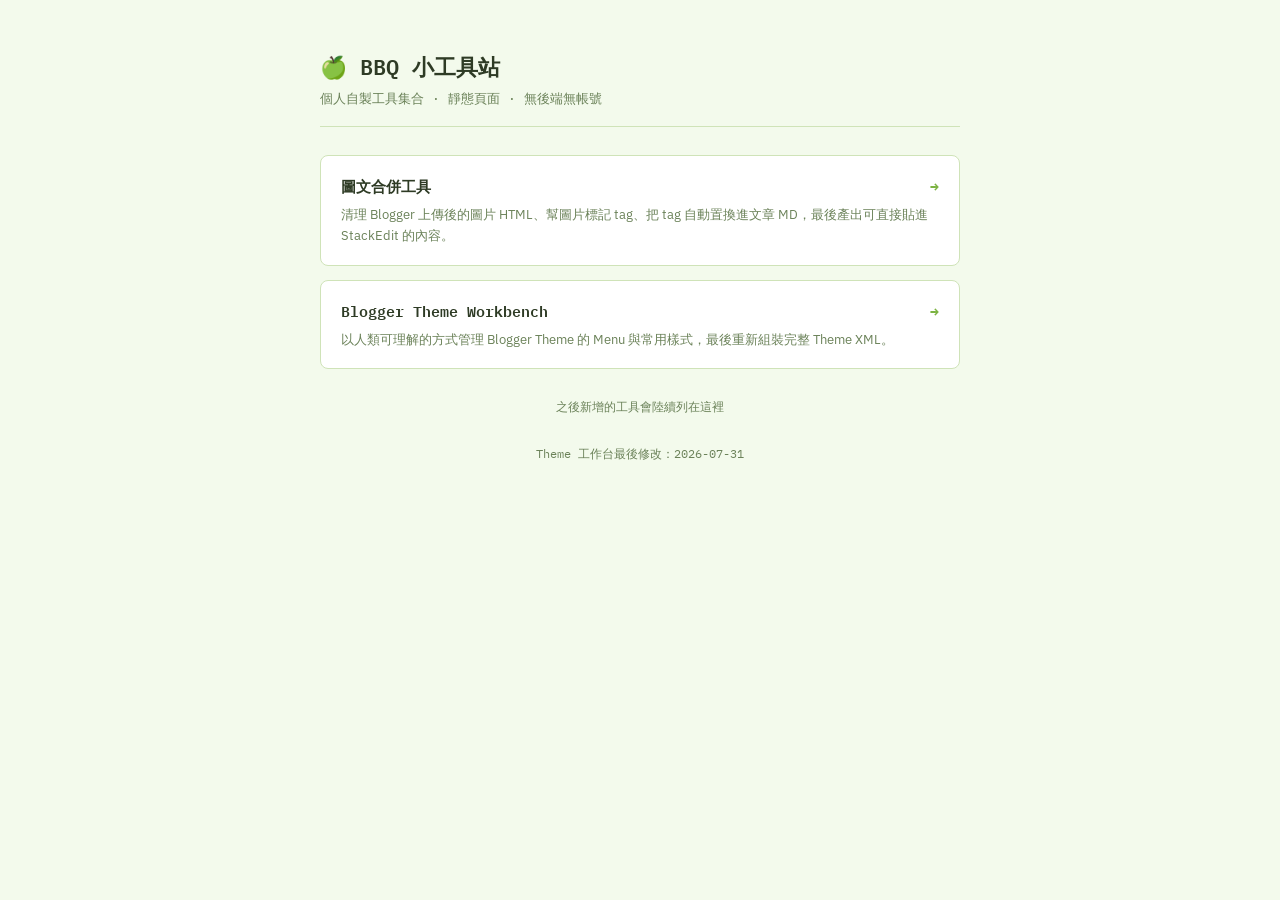
<file: index.html>
<!DOCTYPE html>

<html lang="zh-Hant">
<head>
<meta charset="utf-8"/>
<title>BBQ 小工具站</title>
<style>
  @import url('https://fonts.googleapis.com/css2?family=IBM+Plex+Mono:wght@400;500;600&family=IBM+Plex+Sans:wght@400;500;600&display=swap');

  :root{
    --bg: #f3faec;
    --panel: #ffffff;
    --panel-2: #eaf5de;
    --line: #cfe3b8;
    --ink: #2e3b25;
    --muted: #6b8259;
    --accent: #7cb342;
    --accent-dim: #5f9636;
    --mono: 'IBM Plex Mono', monospace;
    --sans: 'IBM Plex Sans', sans-serif;
  }
  *{box-sizing:border-box;}
  body{
    margin:0;
    background:var(--bg);
    color:var(--ink);
    font-family:var(--sans);
    padding:48px 24px 80px;
  }
  .wrap{ max-width:640px; margin:0 auto; }
  .header{
    border-bottom:1px solid var(--line);
    padding-bottom:18px;
    margin-bottom:28px;
  }
  .header h1{
    font-family:var(--mono);
    font-size:22px;
    font-weight:600;
    margin:0 0 6px;
  }
  .header .sub{
    font-family:var(--mono);
    font-size:12.5px;
    color:var(--muted);
  }
  .tool-card{
    display:block;
    background:var(--panel);
    border:1px solid var(--line);
    border-radius:8px;
    padding:18px 20px;
    margin-bottom:14px;
    text-decoration:none;
    color:inherit;
    transition:border-color 0.15s;
  }
  .tool-card:hover{ border-color:var(--accent-dim); }
  .tool-card .name{
    font-family:var(--mono);
    font-size:15px;
    font-weight:600;
    color:var(--ink);
    display:flex;
    align-items:center;
    gap:8px;
  }
  .tool-card .name .arrow{ color:var(--accent); margin-left:auto; }
  .tool-card .desc{
    font-family:var(--sans);
    font-size:13px;
    color:var(--muted);
    margin-top:6px;
    line-height:1.6;
  }
  .empty-hint{
    font-family:var(--mono);
    font-size:12px;
    color:var(--muted);
    margin-top:30px;
    text-align:center;
  }
</style>
</head>
<body>
<div class="wrap">
<div class="header">
<h1>🍏 BBQ 小工具站</h1>
<div class="sub">個人自製工具集合 · 靜態頁面 · 無後端無帳號</div>
</div>
<a class="tool-card" href="./img-tag-merge.html">
<div class="name">圖文合併工具 <span class="arrow">→</span></div>
<div class="desc">清理 Blogger 上傳後的圖片 HTML、幫圖片標記 tag、把 tag 自動置換進文章 MD，最後產出可直接貼進 StackEdit 的內容。</div>
</a>
<a class="tool-card" href="./blogger-theme-workbench.html"><div class="name">Blogger Theme Workbench<span class="arrow">→</span></div><div class="desc">以人類可理解的方式管理 Blogger Theme 的 Menu 與常用樣式，最後重新組裝完整 Theme XML。</div></a><div class="empty-hint">之後新增的工具會陸續列在這裡</div><div class="empty-hint">Theme 工作台最後修改：2026-07-31</div>
</div>
</body>
</html>
</file>
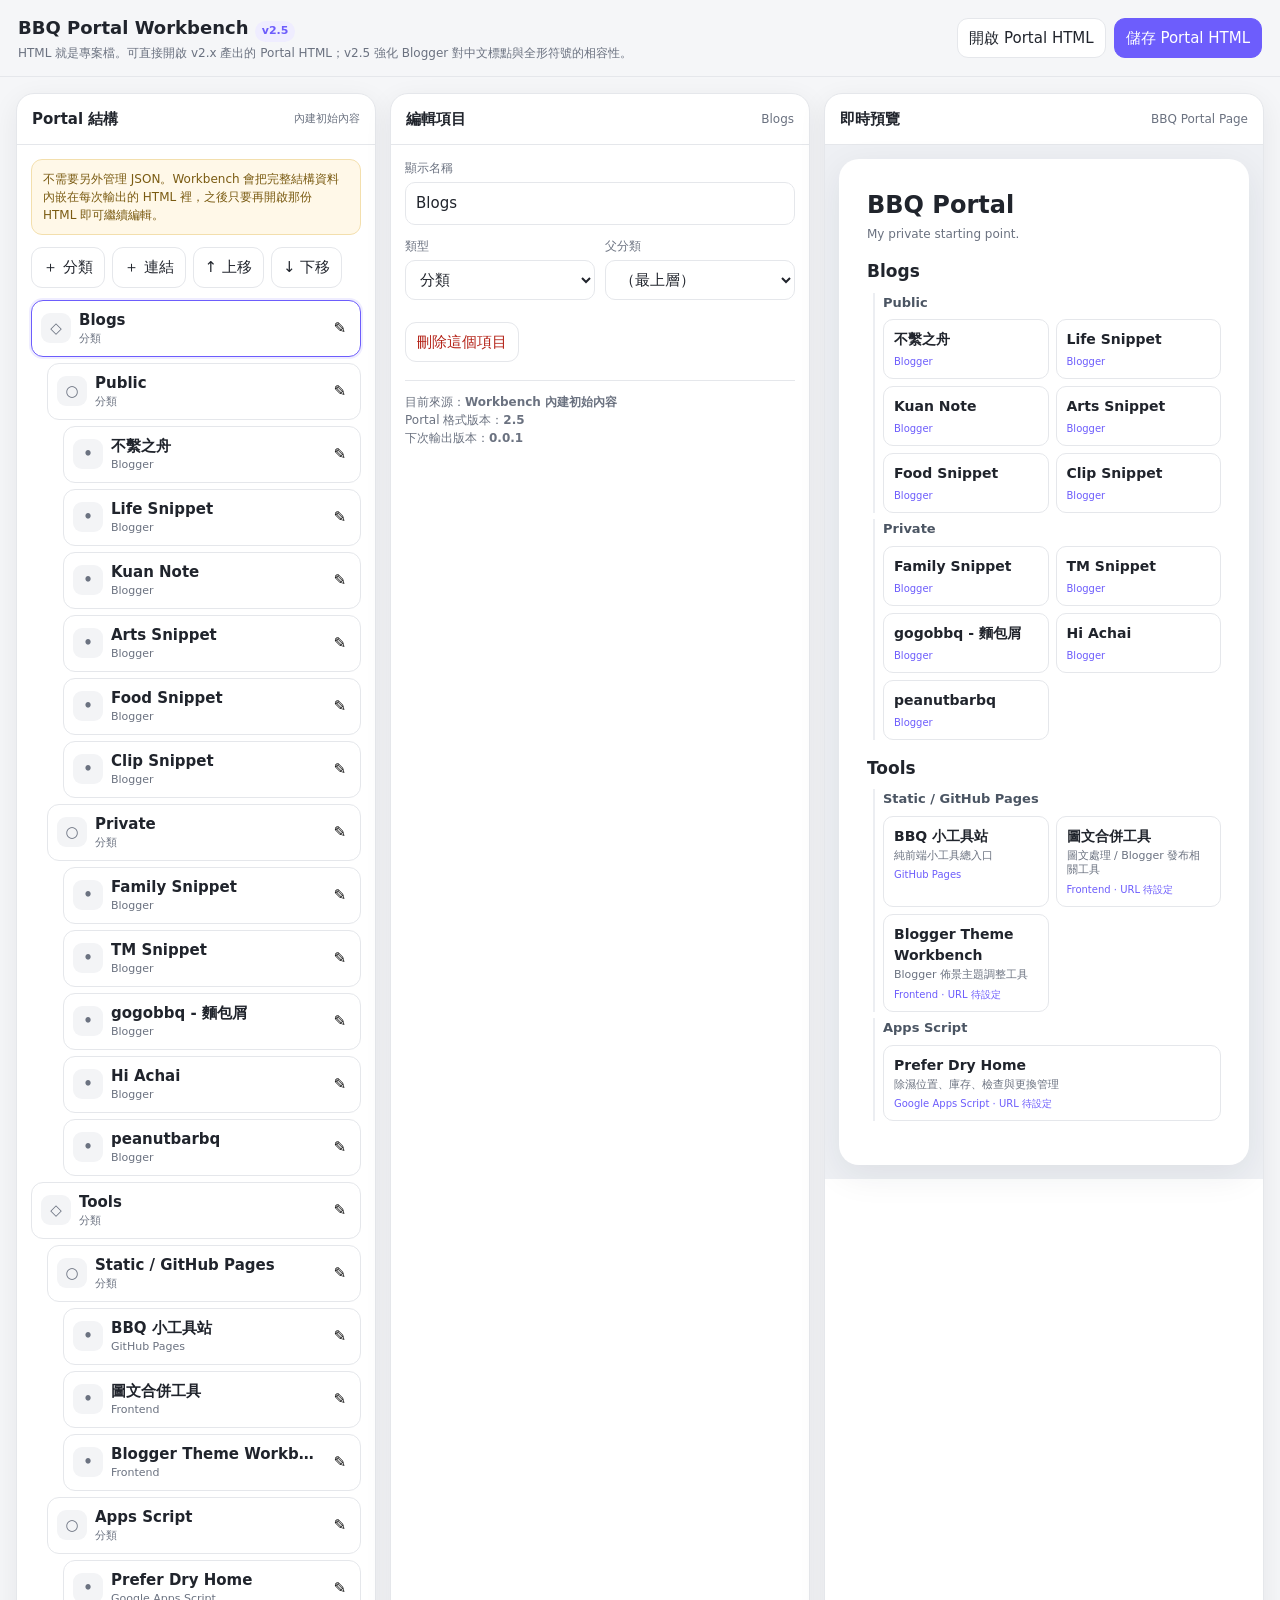
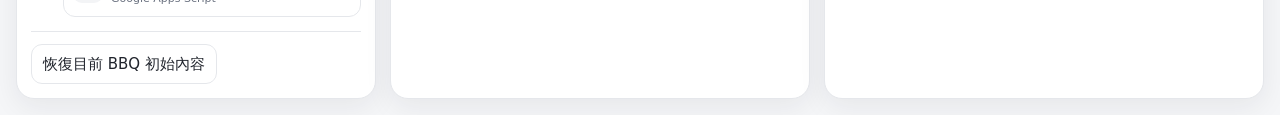
<file: blogger-portal-workbench.html>
<!doctype html>
<html lang="zh-Hant">
<head>
<meta charset="utf-8" />
<meta name="viewport" content="width=device-width,initial-scale=1,viewport-fit=cover" />
<title>BBQ Portal Workbench v2.5</title>
<style>
:root{
  --bg:#f5f6f8;--panel:#fff;--line:#e5e7eb;--text:#20242c;--muted:#6b7280;
  --accent:#6d5dfc;--accent-soft:#efedff;--danger:#b42318;--ok:#067647;
  --radius:18px;--shadow:0 8px 28px rgba(25,31,44,.07)
}
*{box-sizing:border-box}
html,body{margin:0;background:var(--bg);color:var(--text);font:15px/1.5 system-ui,-apple-system,BlinkMacSystemFont,"Segoe UI","Noto Sans TC",sans-serif}
button,input,select,textarea{font:inherit}
button{cursor:pointer}
header{
  position:sticky;top:0;z-index:10;display:flex;justify-content:space-between;align-items:center;gap:14px;
  padding:14px 18px;border-bottom:1px solid var(--line);background:rgba(245,246,248,.94);backdrop-filter:blur(12px)
}
.brand h1{margin:0;font-size:18px}
.brand p{margin:2px 0 0;color:var(--muted);font-size:12px}
.actions{display:flex;gap:8px;flex-wrap:wrap}
.btn{border:1px solid var(--line);background:#fff;color:var(--text);border-radius:11px;padding:8px 11px}
.btn:hover{background:#fafafa}
.btn.primary{background:var(--accent);border-color:var(--accent);color:#fff}
.btn.danger{color:var(--danger)}
main{max-width:1500px;margin:auto;padding:16px;display:grid;grid-template-columns:minmax(280px,360px) minmax(300px,420px) 1fr;gap:14px}
.panel{background:var(--panel);border:1px solid var(--line);border-radius:var(--radius);box-shadow:var(--shadow);overflow:hidden;min-width:0}
.panel-head{display:flex;align-items:center;justify-content:space-between;gap:10px;padding:14px 15px;border-bottom:1px solid var(--line)}
.panel-head h2{margin:0;font-size:15px}
.panel-body{padding:14px}
.toolbar{display:flex;gap:7px;flex-wrap:wrap;margin-bottom:12px}
.hint{background:#fff8e8;border:1px solid #f3dfad;border-radius:11px;padding:10px 11px;color:#7a5b12;font-size:12px;margin-bottom:12px}
.tree{display:flex;flex-direction:column;gap:6px}
.node{display:grid;grid-template-columns:30px minmax(0,1fr) auto;gap:8px;align-items:center;border:1px solid var(--line);border-radius:12px;padding:8px 9px;background:#fff}
.node.selected{border-color:var(--accent);box-shadow:0 0 0 2px var(--accent-soft)}
.node:hover{background:#fafafa}
.node-marker{width:30px;height:30px;border-radius:9px;background:#f3f4f6;display:grid;place-items:center;font-weight:700;color:#6b7280}
.node-title{font-weight:650;white-space:nowrap;overflow:hidden;text-overflow:ellipsis}
.node-meta{font-size:11px;color:var(--muted);white-space:nowrap;overflow:hidden;text-overflow:ellipsis}
.node-mini{border:0;background:transparent;padding:5px;border-radius:8px}
.depth-0{margin-left:0}.depth-1{margin-left:16px}.depth-2{margin-left:32px}.depth-3{margin-left:48px}.depth-4{margin-left:64px}
.field{margin-bottom:12px}
.field label{display:block;font-size:12px;color:var(--muted);margin-bottom:5px}
.field input,.field select,.field textarea{width:100%;border:1px solid var(--line);border-radius:10px;padding:9px 10px;background:#fff;color:var(--text)}
.field textarea{min-height:76px;resize:vertical}
.row{display:grid;grid-template-columns:1fr 1fr;gap:10px}
.editor-actions{display:flex;gap:8px;flex-wrap:wrap;margin-top:10px}
.preview-shell{background:#eef0f4;padding:14px;min-height:75vh}
.preview{max-width:950px;margin:auto;background:#fff;border-radius:20px;padding:28px;min-height:70vh;box-shadow:0 10px 35px rgba(31,35,48,.08)}
.preview-title{font-size:24px;font-weight:800;margin:0 0 2px}
.preview-sub{color:var(--muted);font-size:12px;margin-bottom:14px}
.preview-section{margin:16px 0}
.preview-section>h3{margin:0 0 8px;font-size:17px;font-weight:800}
.preview-nested{margin:6px 0 0 6px;padding-left:8px;border-left:2px solid #eceef2}
.preview-nested>h4{margin:0 0 7px;font-size:13px;color:#4b5563;font-weight:700}
.cards{display:grid;grid-template-columns:repeat(auto-fit,minmax(155px,1fr));gap:7px}
.card{display:block;text-decoration:none;color:inherit;border:1px solid var(--line);border-radius:10px;padding:9px 10px;background:#fff}
.card:hover{box-shadow:0 7px 18px rgba(20,25,35,.07);transform:translateY(-1px)}
.card-title{font-weight:700;font-size:14px}.card-desc{font-size:11px;color:var(--muted);margin-top:2px;line-height:1.35}.card-type{font-size:10px;color:var(--accent);margin-top:4px}
.status{font-size:11px;color:var(--muted)}
.version-badge{display:inline-block;padding:2px 7px;border-radius:999px;background:var(--accent-soft);color:var(--accent);font-size:11px;font-weight:700}
.empty{padding:18px;text-align:center;color:var(--muted);border:1px dashed var(--line);border-radius:12px}
.modal{position:fixed;inset:0;background:rgba(0,0,0,.42);display:none;align-items:center;justify-content:center;padding:18px;z-index:50}
.modal.open{display:flex}
.dialog{width:min(900px,100%);max-height:88vh;overflow:auto;background:#fff;border-radius:18px;padding:16px}
.dialog-head{display:flex;justify-content:space-between;align-items:center;gap:10px;margin-bottom:10px}
.dialog h3{margin:0;font-size:16px}
.dialog textarea{width:100%;min-height:430px;border:1px solid var(--line);border-radius:12px;padding:12px;font:12px/1.45 ui-monospace,SFMono-Regular,Menlo,Monaco,Consolas,monospace}
.small{font-size:12px;color:var(--muted)}
.note-ok{color:var(--ok)}
@media(max-width:1100px){main{grid-template-columns:1fr 1fr}.preview-panel{grid-column:1 / -1}}
@media(max-width:760px){header{align-items:flex-start;flex-direction:column}main{grid-template-columns:1fr;padding:10px}.preview-panel{grid-column:auto}.row{grid-template-columns:1fr}.preview{padding:18px}.actions{width:100%}}
</style>
</head>
<body>
<header>
  <div class="brand">
    <h1>BBQ Portal Workbench <span class="version-badge">v2.5</span></h1>
    <p>HTML 就是專案檔。可直接開啟 v2.x 產出的 Portal HTML；v2.5 強化 Blogger 對中文標點與全形符號的相容性。</p>
  </div>
  <div class="actions">
    <button class="btn" id="openHtmlBtn">開啟 Portal HTML</button>
    <button class="btn primary" id="saveHtmlBtn">儲存 Portal HTML</button>
  </div>
</header>

<main>
  <section class="panel">
    <div class="panel-head">
      <h2>Portal 結構</h2>
      <span class="status" id="statusText">內建初始內容</span>
    </div>
    <div class="panel-body">
      <div class="hint">
        不需要另外管理 JSON。Workbench 會把完整結構資料內嵌在每次輸出的 HTML 裡，之後只要再開啟那份 HTML 即可繼續編輯。
      </div>
      <div class="toolbar">
        <button class="btn" id="addGroupBtn">＋ 分類</button>
        <button class="btn" id="addLinkBtn">＋ 連結</button>
        <button class="btn" id="moveUpBtn">↑ 上移</button>
        <button class="btn" id="moveDownBtn">↓ 下移</button>
      </div>
      <div id="tree" class="tree"></div>
      <div style="margin-top:14px;border-top:1px solid var(--line);padding-top:12px">
        <button class="btn" id="resetBtn">恢復目前 BBQ 初始內容</button>
      </div>
    </div>
  </section>

  <section class="panel">
    <div class="panel-head">
      <h2>編輯項目</h2>
      <span class="small" id="selectedLabel">—</span>
    </div>
    <div class="panel-body">
      <div id="editorEmpty" class="empty">請先從左邊選一個項目。</div>
      <div id="editor" hidden>
        <div class="field">
          <label>顯示名稱</label>
          <input id="nameInput" />
        </div>
        <div class="row">
          <div class="field">
            <label>類型</label>
            <select id="kindInput">
              <option value="group">分類</option>
              <option value="link">連結</option>
            </select>
          </div>
          <div class="field">
            <label>父分類</label>
            <select id="parentInput"></select>
          </div>
        </div>
        <div class="link-only">
          <div class="field">
            <label>URL</label>
            <input id="urlInput" placeholder="https://..." />
          </div>
          <div class="field">
            <label>說明</label>
            <textarea id="descInput" placeholder="這個入口是做什麼的"></textarea>
          </div>
          <div class="field">
            <label>標籤 / 類型</label>
            <input id="typeInput" placeholder="Blogger / Apps Script / Frontend" />
          </div>
          <div class="small" style="margin-top:-4px;margin-bottom:12px">
            Portal 以文字階層呈現，不依賴 emoji 或特殊符號。
          </div>
        </div>
        <div class="editor-actions">
          <button class="btn danger" id="deleteBtn">刪除這個項目</button>
        </div>
      </div>

      <div style="margin-top:18px;border-top:1px solid var(--line);padding-top:12px">
        <div class="small">
          目前來源：<strong id="sourceName">Workbench 內建初始內容</strong><br>
          Portal 格式版本：<strong id="formatVersion">2.0</strong><br>
          下次輸出版本：<strong id="nextVersion">1.0.0</strong>
        </div>
      </div>
    </div>
  </section>

  <section class="panel preview-panel">
    <div class="panel-head">
      <h2>即時預覽</h2>
      <span class="small">BBQ Portal Page</span>
    </div>
    <div class="preview-shell">
      <div class="preview">
        <div class="preview-title">BBQ Portal</div>
        <div class="preview-sub">My private starting point.</div>
        <div id="previewContent"></div>
      </div>
    </div>
  </section>
</main>

<div class="modal" id="modal">
  <div class="dialog">
    <div class="dialog-head">
      <div>
        <h3>Portal HTML 已產生</h3>
        <div class="small" id="modalHint"></div>
      </div>
      <button class="btn" id="closeModalBtn">關閉</button>
    </div>
    <textarea id="codeArea" readonly></textarea>
    <div class="actions" style="margin-top:10px">
      <button class="btn primary" id="downloadBtn">下載 HTML</button>
      <button class="btn" id="copyBtn">複製 HTML</button>
    </div>
  </div>
</div>

<input id="fileInput" type="file" accept=".html,text/html" hidden />

<script>
const WORKBENCH_VERSION = "2.5";
const PORTAL_FORMAT_VERSION = "2.5";
const STORAGE_KEY = "bbqPortalWorkbenchV2";

const initialData = [
  {id:"blogs",kind:"group",name:"Blogs",parentId:null,order:10},
  {id:"public",kind:"group",name:"Public",parentId:"blogs",order:10},
  {id:"yesgogogo",kind:"link",name:"不繫之舟",parentId:"public",url:"https://yesgogogo.blogspot.com",description:"",type:"Blogger",order:10},
  {id:"life",kind:"link",name:"Life Snippet",parentId:"public",url:"https://yesgogogo-photo-journal.blogspot.com",description:"",type:"Blogger",order:20},
  {id:"kuan",kind:"link",name:"Kuan Note",parentId:"public",url:"https://kuansnotes.blogspot.com",description:"",type:"Blogger",order:30},
  {id:"arts",kind:"link",name:"Arts Snippet",parentId:"public",url:"https://artssnippet.blogspot.com",description:"",type:"Blogger",order:40},
  {id:"food",kind:"link",name:"Food Snippet",parentId:"public",url:"https://foodsnippet.blogspot.com",description:"",type:"Blogger",order:50},
  {id:"clip",kind:"link",name:"Clip Snippet",parentId:"public",url:"https://clipsnippet.blogspot.com",description:"",type:"Blogger",order:60},

  {id:"private",kind:"group",name:"Private",parentId:"blogs",order:20},
  {id:"family",kind:"link",name:"Family Snippet",parentId:"private",url:"https://familysnippet.blogspot.com",description:"",type:"Blogger",order:10},
  {id:"tm",kind:"link",name:"TM Snippet",parentId:"private",url:"https://tmsnippet.blogspot.com",description:"",type:"Blogger",order:20},
  {id:"crumb",kind:"link",name:"gogobbq - 麵包屑",parentId:"private",url:"https://gogobbq.blogspot.com",description:"",type:"Blogger",order:30},
  {id:"achai",kind:"link",name:"Hi Achai",parentId:"private",url:"https://hiachai.blogspot.com",description:"",type:"Blogger",order:40},
  {id:"peanut",kind:"link",name:"peanutbarbq",parentId:"private",url:"https://peanutbarbq.blogspot.com",description:"",type:"Blogger",order:50},

  {id:"tools",kind:"group",name:"Tools",parentId:null,order:20},
  {id:"static",kind:"group",name:"Static / GitHub Pages",parentId:"tools",order:10},
  {id:"toolhome",kind:"link",name:"BBQ 小工具站",parentId:"static",url:"https://gogobarbq.github.io/self-ai-tool-static/index.html",description:"純前端小工具總入口",type:"GitHub Pages",order:10},
  {id:"imageblog",kind:"link",name:"圖文合併工具",parentId:"static",url:"",description:"圖文處理 / Blogger 發布相關工具",type:"Frontend",order:20},
  {id:"theme",kind:"link",name:"Blogger Theme Workbench",parentId:"static",url:"",description:"Blogger 佈景主題調整工具",type:"Frontend",order:30},
  {id:"apps",kind:"group",name:"Apps Script",parentId:"tools",order:20},
  {id:"dry",kind:"link",name:"Prefer Dry Home",parentId:"apps",url:"",description:"除濕位置、庫存、檢查與更換管理",type:"Google Apps Script",order:10}
];

let data = cleanImportedItems(loadLocalDraft() || deepClone(initialData));
let selectedId = data[0]?.id || null;
let sourceName = loadLocalDraft() ? "此裝置暫存草稿" : "Workbench 內建初始內容";
let currentPortalVersion = "0.0.0";
let currentGeneratedHtml = "";

const $ = id => document.getElementById(id);

function deepClone(x){ return JSON.parse(JSON.stringify(x)); }
function uid(prefix){ return prefix+"_"+Date.now().toString(36)+Math.random().toString(36).slice(2,6); }
function escapeHtml(s){
  return String(s ?? "").replace(/[&<>"']/g, c => ({
    "&":"&amp;","<":"&lt;",">":"&gt;",'"':"&quot;","'":"&#39;"
  }[c]));
}
function decodeEntities(value){
  if(typeof value!=="string" || !value.includes("&")) return value;
  let out=value;
  for(let i=0;i<3;i++){
    const ta=document.createElement("textarea");
    ta.innerHTML=out;
    const next=ta.value;
    if(next===out) break;
    out=next;
  }
  return out;
}
function cleanImportedItems(items){
  return items.map(item=>{
    const copy={...item};
    ["name","description","type","url"].forEach(key=>{
      if(typeof copy[key]==="string") copy[key]=decodeEntities(copy[key]);
    });
    return copy;
  });
}
function localDateStamp(d=new Date()){
  const pad=n=>String(n).padStart(2,"0");
  return `${d.getFullYear()}-${pad(d.getMonth()+1)}-${pad(d.getDate())}`;
}
function asciiSafeJson(value){
  return JSON.stringify(value)
    .replace(/[\u0080-\uffff<>&\u2028\u2029]/g, ch => {
      const code=ch.charCodeAt(0).toString(16).padStart(4,"0");
      return "\\u"+code;
    });
}
function saveLocalDraft(){
  localStorage.setItem(STORAGE_KEY, JSON.stringify({items:data,sourceName,currentPortalVersion}));
}
function loadLocalDraft(){
  try{
    const raw = localStorage.getItem(STORAGE_KEY);
    if(!raw) return null;
    const obj = JSON.parse(raw);
    if(!Array.isArray(obj.items)) return null;
    sourceName = obj.sourceName || "此裝置暫存草稿";
    currentPortalVersion = obj.currentPortalVersion || "0.0.0";
    return obj.items;
  }catch{return null}
}
function markDirty(){
  $("statusText").textContent = "已修改（自動暫存）";
  saveLocalDraft();
}
function byId(id){ return data.find(x=>x.id===id); }
function childrenOf(parentId){
  return data.filter(x=>(x.parentId??null)===(parentId??null)).sort((a,b)=>(a.order||0)-(b.order||0));
}
function depthOf(node){
  let d=0,cur=node,guard=0;
  while(cur && cur.parentId && guard++<20){ d++; cur=byId(cur.parentId); }
  return Math.min(d,4);
}
function descendantsOf(id){
  const set=new Set();
  (function walk(pid){
    childrenOf(pid).forEach(c=>{set.add(c.id);walk(c.id)});
  })(id);
  return set;
}
function normalizeOrders(parentId){
  childrenOf(parentId).forEach((x,i)=>x.order=(i+1)*10);
}
function bumpPatch(v){
  const m=String(v||"0.0.0").match(/^(\d+)\.(\d+)\.(\d+)$/);
  if(!m) return "1.0.0";
  return [m[1],m[2],Number(m[3])+1].join(".");
}

function renderTree(){
  const host=$("tree"); host.innerHTML="";
  if(!data.length){host.innerHTML='<div class="empty">目前沒有任何項目。</div>';return}
  function walk(parentId){
    childrenOf(parentId).forEach(node=>{
      const row=document.createElement("div");
      row.className=`node depth-${depthOf(node)} ${node.id===selectedId?"selected":""}`;
      row.innerHTML=`
        <div class="node-marker">${node.kind==="group" ? (depthOf(node)===0 ? "◇" : "○") : "•"}</div>
        <div>
          <div class="node-title">${escapeHtml(node.name||"(未命名)")}</div>
          <div class="node-meta">${node.kind==="group"?"分類":escapeHtml(node.type||"連結")}</div>
        </div>
        <button class="node-mini" aria-label="編輯">✎</button>`;
      row.onclick=()=>{selectedId=node.id;renderAll()};
      host.appendChild(row);
      if(node.kind==="group") walk(node.id);
    });
  }
  walk(null);
}

function renderEditor(){
  const node=byId(selectedId);
  $("editor").hidden=!node;
  $("editorEmpty").hidden=!!node;
  $("selectedLabel").textContent=node?node.name:"—";
  $("sourceName").textContent=sourceName;
  $("formatVersion").textContent=PORTAL_FORMAT_VERSION;
  $("nextVersion").textContent=bumpPatch(currentPortalVersion);
  if(!node)return;

  $("nameInput").value=node.name||"";
  $("kindInput").value=node.kind||"link";
  $("urlInput").value=node.url||"";
  $("descInput").value=node.description||"";
  $("typeInput").value=node.type||"";

  document.querySelectorAll(".link-only").forEach(el=>el.style.display=node.kind==="link"?"":"none");

  const blocked=descendantsOf(node.id); blocked.add(node.id);
  const select=$("parentInput");
  select.innerHTML='<option value="">（最上層）</option>';
  data.filter(x=>x.kind==="group"&&!blocked.has(x.id))
      .sort((a,b)=>a.name.localeCompare(b.name,"zh-Hant"))
      .forEach(group=>{
        const opt=document.createElement("option");
        opt.value=group.id;
        opt.textContent=`${"　".repeat(depthOf(group))}${group.name}`;
        select.appendChild(opt);
      });
  select.value=node.parentId||"";
}

function renderPreview(){
  const root=$("previewContent");root.innerHTML="";
  function renderGroup(group,host,level){
    const box=document.createElement("div");
    box.className=level===0?"preview-section":"preview-nested";
    const h=document.createElement(level===0?"h3":"h4");
    h.textContent=group.name;box.appendChild(h);

    const kids=childrenOf(group.id);
    const links=kids.filter(x=>x.kind==="link");
    const groups=kids.filter(x=>x.kind==="group");

    if(links.length){
      const cards=document.createElement("div");cards.className="cards";
      links.forEach(link=>{
        const a=document.createElement("a");
        a.className="card";a.href=link.url||"#";a.target="_blank";a.rel="nofollow noopener";
        const title=document.createElement("div");
        title.className="card-title";
        title.textContent=link.name||"";
        a.appendChild(title);

        if(link.description){
          const desc=document.createElement("div");
          desc.className="card-desc";
          desc.textContent=link.description;
          a.appendChild(desc);
        }

        const type=document.createElement("div");
        type.className="card-type";
        type.textContent=(link.type||"Link")+(link.url?"":" · URL 待設定");
        a.appendChild(type);

        cards.appendChild(a);
      });
      box.appendChild(cards);
    }
    groups.forEach(g=>renderGroup(g,box,level+1));
    host.appendChild(box);
  }
  childrenOf(null).filter(x=>x.kind==="group").forEach(g=>renderGroup(g,root,0));
}

function renderAll(){renderTree();renderEditor();renderPreview()}

function updateSelected(patch){
  const node=byId(selectedId);if(!node)return;
  Object.assign(node,patch);markDirty();renderAll();
}

$("nameInput").oninput=e=>updateSelected({name:e.target.value});
$("urlInput").oninput=e=>updateSelected({url:e.target.value});
$("descInput").oninput=e=>updateSelected({description:e.target.value});
$("typeInput").oninput=e=>updateSelected({type:e.target.value});

$("kindInput").onchange=e=>{
  const node=byId(selectedId);if(!node)return;
  const next=e.target.value;
  if(node.kind==="group"&&next==="link"){
    const kids=childrenOf(node.id);
    if(kids.length&&!confirm("這個分類底下還有項目。改成連結後，子項目會移到它原本的父分類。要繼續嗎？")){
      renderEditor();return;
    }
    kids.forEach(c=>c.parentId=node.parentId);
  }
  node.kind=next;markDirty();renderAll();
};

$("parentInput").onchange=e=>{
  const node=byId(selectedId);if(!node)return;
  const old=node.parentId||null;
  node.parentId=e.target.value||null;
  normalizeOrders(old);normalizeOrders(node.parentId);markDirty();renderAll();
};

$("addGroupBtn").onclick=()=>{
  const selected=byId(selectedId);
  const parent=selected?.kind==="group"?selected.id:(selected?.parentId||null);
  const item={id:uid("group"),kind:"group",name:"新分類",parentId:parent,order:(childrenOf(parent).length+1)*10};
  data.push(item);selectedId=item.id;markDirty();renderAll();
};
$("addLinkBtn").onclick=()=>{
  const selected=byId(selectedId);
  const parent=selected?.kind==="group"?selected.id:(selected?.parentId||null);
  const item={id:uid("link"),kind:"link",name:"新連結",parentId:parent,url:"",description:"",type:"Link",order:(childrenOf(parent).length+1)*10};
  data.push(item);selectedId=item.id;markDirty();renderAll();
};

function moveSelected(dir){
  const node=byId(selectedId);if(!node)return;
  const siblings=childrenOf(node.parentId);
  const i=siblings.findIndex(x=>x.id===node.id),j=i+dir;
  if(j<0||j>=siblings.length)return;
  const other=siblings[j],tmp=node.order;node.order=other.order;other.order=tmp;
  markDirty();renderAll();
}
$("moveUpBtn").onclick=()=>moveSelected(-1);
$("moveDownBtn").onclick=()=>moveSelected(1);

$("deleteBtn").onclick=()=>{
  const node=byId(selectedId);if(!node)return;
  const ids=descendantsOf(node.id);ids.add(node.id);
  const msg=ids.size>1?`刪除「${node.name}」以及它底下所有項目？`:`刪除「${node.name}」？`;
  if(!confirm(msg))return;
  const parent=node.parentId||null;
  data=data.filter(x=>!ids.has(x.id));
  selectedId=parent||data[0]?.id||null;normalizeOrders(parent);markDirty();renderAll();
};

$("resetBtn").onclick=()=>{
  if(!confirm("恢復成目前 BBQ Portal 初始內容？尚未輸出的修改會被取代。"))return;
  data=deepClone(initialData);selectedId=data[0]?.id||null;sourceName="Workbench 內建初始內容";currentPortalVersion="0.0.0";
  localStorage.removeItem(STORAGE_KEY);$("statusText").textContent="已恢復初始內容";renderAll();
};

function buildEmbeddedConfig(portalVersion){
  return {
    schema:"bbq-portal",
    formatVersion:PORTAL_FORMAT_VERSION,
    portalVersion,
    generatedBy:`BBQ Portal Workbench ${WORKBENCH_VERSION}`,
    generatedAt:new Date().toISOString(),
    items:data
  };
}

function generatePortalHtml(){
  const portalVersion=bumpPatch(currentPortalVersion);
  const lastUpdated=localDateStamp(new Date());
  const config=buildEmbeddedConfig(portalVersion);
  const configJson=asciiSafeJson(config);
  const itemsJson=asciiSafeJson(data);

  return `<!-- BBQ Portal
Portal Version: ${portalVersion}
Portal Format Version: ${PORTAL_FORMAT_VERSION}
Generated By: BBQ Portal Workbench ${WORKBENCH_VERSION}
Last Updated: ${lastUpdated}
-->
<div id="bbq-portal-root" data-bbq-portal-version="${portalVersion}" data-bbq-format-version="${PORTAL_FORMAT_VERSION}"></div>

<script id="bbq-portal-config" type="application/json">${configJson}<\/script>

<style>
#bbq-portal-root{font-family:system-ui,-apple-system,BlinkMacSystemFont,"Segoe UI","Noto Sans TC",sans-serif;color:#20242c;max-width:980px;margin:12px auto;padding:6px}
#bbq-portal-root *{box-sizing:border-box}
#bbq-portal-root .bp-title{font-size:26px;font-weight:800;margin:0 0 2px}
#bbq-portal-root .bp-sub{color:#6b7280;font-size:12px;margin-bottom:14px}
#bbq-portal-root .bp-section{margin:16px 0}
#bbq-portal-root h2{font-size:18px;margin:0 0 8px;font-weight:800}
#bbq-portal-root h3{font-size:14px;margin:10px 0 7px;color:#4b5563;font-weight:700}
#bbq-portal-root .bp-nested{margin-left:8px;padding-left:8px;border-left:2px solid #eceef2}
#bbq-portal-root .bp-cards{display:grid;grid-template-columns:repeat(auto-fit,minmax(150px,1fr));gap:7px}
#bbq-portal-root .bp-card{display:block;text-decoration:none;color:inherit;border:1px solid #e6e8ec;border-radius:10px;padding:9px 10px;background:#fff}
#bbq-portal-root .bp-card:hover{box-shadow:0 7px 18px rgba(20,25,35,.07);transform:translateY(-1px)}
#bbq-portal-root .bp-name{font-weight:700;font-size:14px}
#bbq-portal-root .bp-desc{font-size:11px;color:#6b7280;margin-top:2px;line-height:1.35}
#bbq-portal-root .bp-type{font-size:10px;color:#6d5dfc;margin-top:4px}
#bbq-portal-root .bp-meta{font-size:10px;color:#9ca3af;margin-top:16px;text-align:right;line-height:1.35}
@media(max-width:600px){#bbq-portal-root{padding:2px}#bbq-portal-root .bp-cards{grid-template-columns:repeat(2,minmax(0,1fr));gap:6px}#bbq-portal-root .bp-card{padding:8px}#bbq-portal-root .bp-desc{display:none}}
</style>

<script>
(function(){
const items=${itemsJson};
const portalVersion=${JSON.stringify(portalVersion)};
const lastUpdated=${JSON.stringify(lastUpdated)};
const root=document.getElementById("bbq-portal-root");
const kids=id=>items.filter(x=>(x.parentId||null)===(id||null)).sort((a,b)=>(a.order||0)-(b.order||0));
const esc=s=>String(s??"").replace(/[&<>"']/g,m=>({"&":"&amp;","<":"&lt;",">":"&gt;",'"':"&quot;","'":"&#39;"}[m]));

root.innerHTML='<div class="bp-title">BBQ Portal</div><div class="bp-sub">My private starting point.</div>';

function renderGroup(group,host,level){
  const box=document.createElement("div");
  box.className=level===0?"bp-section":"bp-nested";
  const h=document.createElement(level===0?"h2":"h3");
  h.textContent=group.name;box.appendChild(h);

  const children=kids(group.id);
  const links=children.filter(x=>x.kind==="link");
  const groups=children.filter(x=>x.kind==="group");

  if(links.length){
    const cards=document.createElement("div");cards.className="bp-cards";
    links.forEach(link=>{
      const a=document.createElement("a");
      a.className="bp-card";a.target="_blank";a.rel="nofollow noopener";a.href=link.url||"#";

      const name=document.createElement("div");
      name.className="bp-name";
      name.textContent=link.name||"";
      a.appendChild(name);

      if(link.description){
        const desc=document.createElement("div");
        desc.className="bp-desc";
        desc.textContent=link.description;
        a.appendChild(desc);
      }

      const type=document.createElement("div");
      type.className="bp-type";
      type.textContent=(link.type||"Link")+(link.url?"":" · URL 待設定");
      a.appendChild(type);

      cards.appendChild(a);
    });
    box.appendChild(cards);
  }

  groups.forEach(g=>renderGroup(g,box,level+1));
  host.appendChild(box);
}

kids(null).filter(x=>x.kind==="group").forEach(g=>renderGroup(g,root,0));

const meta=document.createElement("div");
meta.className="bp-meta";
const verLine=document.createElement("div");
verLine.textContent="Portal v"+portalVersion;
const dateLine=document.createElement("div");
dateLine.textContent="Last updated: "+lastUpdated;
meta.appendChild(verLine);
meta.appendChild(dateLine);
root.appendChild(meta);
})();
<\/script>`;
}

function parsePortalHtml(text){
  const doc=new DOMParser().parseFromString(text,"text/html");
  const el=doc.querySelector("#bbq-portal-config");
  if(!el) throw new Error("這份 HTML 找不到 BBQ Portal 的內嵌設定。請使用 Workbench v2 之後產生的 Portal HTML。");
  let config;
  try{config=JSON.parse(el.textContent)}catch{throw new Error("內嵌設定不是有效 JSON。")}
  if(config.schema!=="bbq-portal") throw new Error("這不是 BBQ Portal HTML。");
  if(!Array.isArray(config.items)) throw new Error("Portal 設定裡找不到 items。");
  return config;
}

$("openHtmlBtn").onclick=()=>$("fileInput").click();

$("fileInput").onchange=async e=>{
  const file=e.target.files?.[0];if(!file)return;
  try{
    const text=await file.text();
    const config=parsePortalHtml(text);
    data=cleanImportedItems(config.items);
    selectedId=data[0]?.id||null;
    sourceName=file.name;
    currentPortalVersion=config.portalVersion||"0.0.0";
    saveLocalDraft();
    $("statusText").textContent=`已開啟 ${file.name}`;
    renderAll();
  }catch(err){
    alert("無法開啟 Portal HTML：\n"+err.message);
  }
  e.target.value="";
};

$("saveHtmlBtn").onclick=()=>{
  currentGeneratedHtml=generatePortalHtml();
  const next=bumpPatch(currentPortalVersion);
  $("modalHint").textContent=`這次輸出會標記為 Portal v${next}，顯示 Last updated 日期，並以 Blogger-safe Unicode 方式內嵌完整可回讀設定。`;
  $("codeArea").value=currentGeneratedHtml;
  $("modal").classList.add("open");
};

$("closeModalBtn").onclick=()=>$("modal").classList.remove("open");
$("modal").onclick=e=>{if(e.target===$("modal"))$("modal").classList.remove("open")};

$("copyBtn").onclick=async()=>{
  try{
    await navigator.clipboard.writeText(currentGeneratedHtml);
    const old=$("copyBtn").textContent;$("copyBtn").textContent="已複製";
    setTimeout(()=>$("copyBtn").textContent=old,1200);
  }catch{
    $("codeArea").select();document.execCommand("copy");
  }
};

$("downloadBtn").onclick=()=>{
  const next=bumpPatch(currentPortalVersion);
  const blob=new Blob([currentGeneratedHtml],{type:"text/html"});
  const url=URL.createObjectURL(blob);
  const a=document.createElement("a");
  a.href=url;
  a.download=`bbq-portal-v${next}.html`;
  document.body.appendChild(a);a.click();a.remove();URL.revokeObjectURL(url);

  currentPortalVersion=next;
  sourceName=`bbq-portal-v${next}.html`;
  saveLocalDraft();
  $("statusText").textContent=`已輸出 Portal v${next}`;
  renderAll();
};

renderAll();
</script>
</body>
</html>
</file>
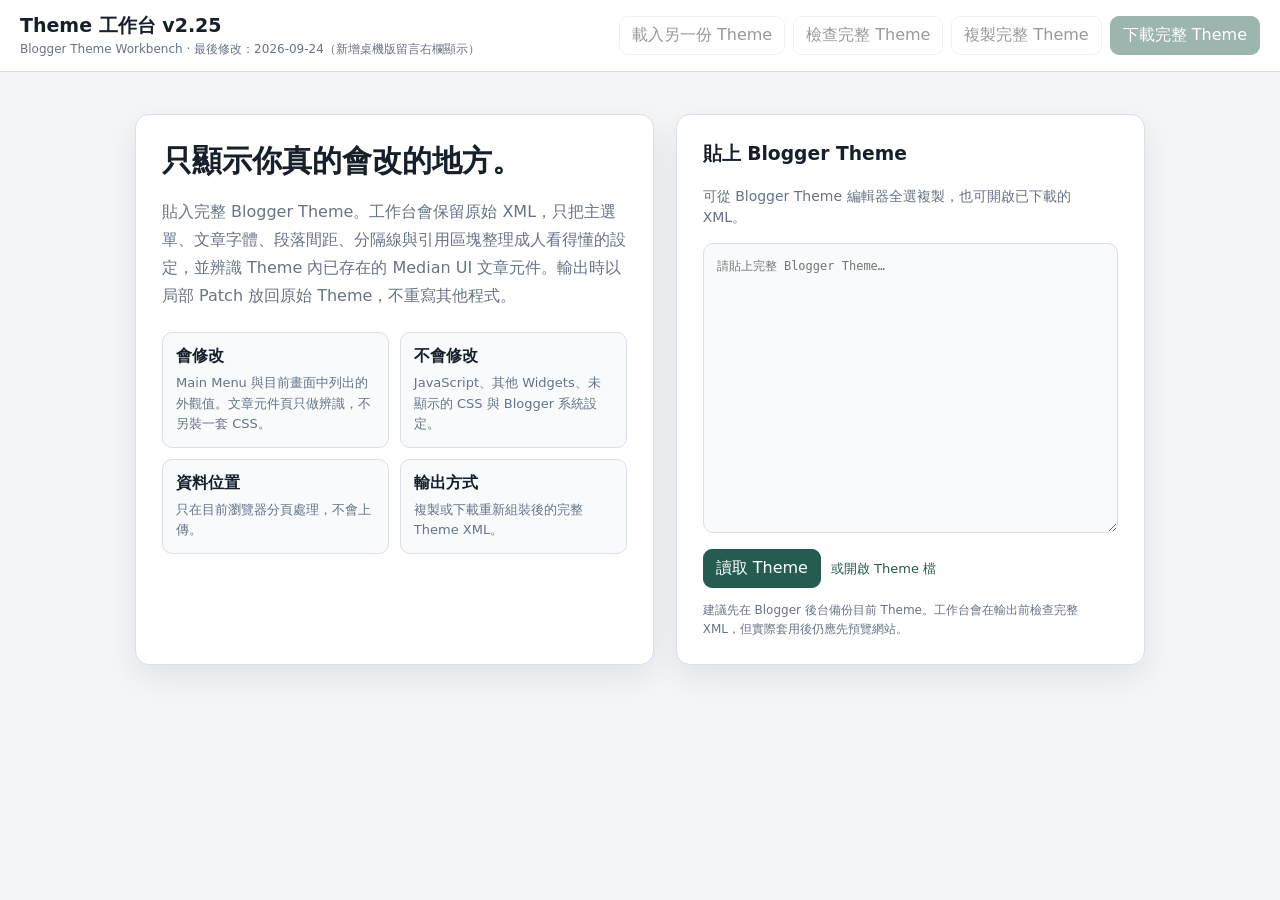
<file: blogger-theme-workbench.html>
<!doctype html>
<html lang="zh-Hant">
<head>
<meta charset="utf-8">
<meta name="viewport" content="width=device-width,initial-scale=1">
<meta name="color-scheme" content="light dark">
<title>Theme 工作台 v2.20｜Blogger Theme Workbench</title>
<style>
:root{--bg:#f3f5f7;--panel:#fff;--panel2:#f8fafb;--text:#17202a;--muted:#687384;--line:#d9e0e7;--accent:#245c4f;--accent2:#e7f2ee;--danger:#a33a3a;--ok:#17704a;--shadow:0 12px 32px rgb(17 24 39/.08);--r:14px}
@media(prefers-color-scheme:dark){:root{--bg:#11161b;--panel:#182027;--panel2:#202a32;--text:#edf2f7;--muted:#aab4bf;--line:#34414b;--accent:#7bc4b0;--accent2:#203b35;--danger:#ff9a9a;--ok:#83d7ae;--shadow:none}}
*{box-sizing:border-box}body{margin:0;background:var(--bg);color:var(--text);font-family:system-ui,-apple-system,"Segoe UI","Noto Sans TC",sans-serif}button,input,select,textarea{font:inherit;color:inherit}button{cursor:pointer}.top{position:sticky;top:0;z-index:10;display:flex;gap:14px;align-items:center;padding:13px 20px;background:color-mix(in srgb,var(--panel) 94%,transparent);backdrop-filter:blur(10px);border-bottom:1px solid var(--line)}.brand h1{font-size:19px;margin:0}.brand p{font-size:12px;color:var(--muted);margin:2px 0 0}.actions{margin-left:auto;display:flex;gap:8px;flex-wrap:wrap}.btn{border:1px solid var(--line);background:var(--panel);border-radius:9px;padding:8px 12px}.btn:hover{border-color:var(--accent)}.btn.primary{background:var(--accent);border-color:var(--accent);color:#fff}.btn.danger{color:var(--danger)}.btn:disabled{opacity:.45;cursor:not-allowed}
.welcome{max-width:1050px;margin:42px auto;padding:0 20px}.hero{display:grid;grid-template-columns:1.05fr .95fr;gap:22px}.card{background:var(--panel);border:1px solid var(--line);border-radius:var(--r);box-shadow:var(--shadow);padding:26px}.intro h2{font-size:30px;margin:0 0 12px}.intro p{color:var(--muted);line-height:1.75}.promise{display:grid;grid-template-columns:1fr 1fr;gap:11px;margin-top:22px}.promise div{padding:13px;border:1px solid var(--line);background:var(--panel2);border-radius:10px}.promise strong{display:block;margin-bottom:5px}.promise span{font-size:13px;line-height:1.5;color:var(--muted)}#sourceInput{width:100%;min-height:290px;resize:vertical;border:1px solid var(--line);border-radius:10px;background:var(--panel2);padding:13px;font:12px/1.55 ui-monospace,SFMono-Regular,Consolas,monospace}.row{display:flex;gap:10px;align-items:center;flex-wrap:wrap}.file{font-size:13px;color:var(--accent);cursor:pointer}.file input{display:none}.hint{font-size:12px;color:var(--muted);line-height:1.55;margin-top:13px}
.workspace{display:none;max-width:1250px;margin:0 auto;padding:22px}.workspace.active{display:block}.overview{display:grid;grid-template-columns:repeat(3,1fr);gap:12px;margin-bottom:18px}.metric{background:var(--panel);border:1px solid var(--line);border-radius:12px;padding:15px}.metric strong{display:block;font-size:22px}.metric span{font-size:12px;color:var(--muted)}.layout{display:grid;grid-template-columns:220px minmax(0,1fr);gap:16px}.nav{background:var(--panel);border:1px solid var(--line);border-radius:12px;padding:8px;height:max-content;position:sticky;top:83px}.nav button{display:block;width:100%;text-align:left;border:0;background:transparent;padding:11px;border-radius:8px}.nav button:hover{background:var(--panel2)}.nav button.active{background:var(--accent2);color:var(--accent);font-weight:700}.nav small{display:block;color:var(--muted);font-weight:400;margin-top:3px}.pane{display:none}.pane.active{display:block}.pane-head{display:flex;gap:12px;align-items:flex-start;margin-bottom:12px}.pane-head h2{margin:0;font-size:21px}.pane-head p{margin:5px 0 0;color:var(--muted);font-size:13px;line-height:1.55}.pane-head .right{margin-left:auto}.section{background:var(--panel);border:1px solid var(--line);border-radius:12px;margin-bottom:14px;overflow:hidden}.section-title{padding:14px 16px;border-bottom:1px solid var(--line);font-weight:700}.section-body{padding:16px}.empty{padding:30px;color:var(--muted);text-align:center}.notice{padding:12px 14px;border-radius:10px;background:var(--panel2);border:1px solid var(--line);font-size:13px;line-height:1.55}.notice.ok{color:var(--ok)}
.menu-card{border:1px solid var(--line);border-radius:11px;margin-bottom:12px;background:var(--panel2)}.menu-head{display:grid;grid-template-columns:32px 1fr auto;gap:9px;align-items:center;padding:11px}.drag{color:var(--muted);text-align:center}.menu-title{font-weight:700}.menu-tools{display:flex;gap:6px}.iconbtn{border:1px solid var(--line);background:var(--panel);border-radius:8px;padding:5px 8px}.menu-fields{display:grid;grid-template-columns:1fr 1fr;gap:10px;padding:0 12px 12px}.field label{display:block;font-size:12px;color:var(--muted);margin-bottom:5px}.field input,.field select{width:100%;border:1px solid var(--line);background:var(--panel);border-radius:8px;padding:8px}.icon-picker{position:relative}.icon-picker summary{display:flex;align-items:center;gap:9px;min-height:38px;border:1px solid var(--line);background:var(--panel);border-radius:8px;padding:6px 9px;cursor:pointer;list-style:none}.icon-picker summary::-webkit-details-marker{display:none}.icon-picker summary:after{content:'⌄';margin-left:auto;color:var(--muted)}.icon-current,.icon-choice .pic{display:grid;place-items:center}.icon-current{width:24px;height:24px}.icon-current svg,.icon-choice svg{width:22px;height:22px;fill:none;stroke:currentColor;stroke-width:1.8;stroke-linecap:round;stroke-linejoin:round}.icon-current .no-icon,.icon-choice .no-icon{font-size:16px;color:var(--muted)}.icon-grid{position:absolute;z-index:20;left:0;top:calc(100% + 6px);width:min(520px,82vw);display:grid;grid-template-columns:repeat(4,minmax(92px,1fr));gap:7px;padding:9px;background:var(--panel);border:1px solid var(--line);border-radius:10px;box-shadow:var(--shadow)}.icon-choice{display:grid;grid-template-rows:28px auto;gap:4px;justify-items:center;border:1px solid var(--line);background:var(--panel2);color:var(--text);border-radius:8px;padding:8px 5px;cursor:pointer}.icon-choice:hover,.icon-choice.active{border-color:var(--accent);color:var(--accent)}.icon-choice small{font-size:11px;white-space:nowrap}.icon-source{grid-column:1/-1;font-size:10px;color:var(--muted);padding:3px 2px}.children{padding:0 12px 12px}.child{display:grid;grid-template-columns:1fr 1.4fr auto;gap:8px;margin-top:8px}.child input{min-width:0;border:1px solid var(--line);background:var(--panel);border-radius:8px;padding:8px}.child button{border:1px solid var(--line);background:var(--panel);border-radius:8px}.add-child{margin-top:9px;font-size:13px}.style-grid{display:grid;grid-template-columns:repeat(2,minmax(0,1fr));gap:12px}.style-card{border:1px solid var(--line);border-radius:11px;padding:14px;background:var(--panel2)}.style-card h3{font-size:16px;margin:0 0 4px}.style-card p{font-size:12px;color:var(--muted);margin:0 0 12px;line-height:1.45}.control{display:grid;grid-template-columns:1fr 150px;gap:12px;align-items:center;padding:8px 0;border-top:1px dashed var(--line)}.control:first-of-type{border-top:0}.control label{font-size:13px}.control input,.control select{width:100%;border:1px solid var(--line);background:var(--panel);border-radius:8px;padding:8px}.source{font:11px ui-monospace,monospace;color:var(--muted);margin-top:3px}.preview-toolbar{display:flex;align-items:center;justify-content:space-between;gap:12px;flex-wrap:wrap;margin-bottom:12px}.preview-toolbar .mode-group{display:flex;gap:6px}.preview-mode{border:1px solid var(--line);background:var(--panel);color:var(--text);border-radius:8px;padding:7px 11px;cursor:pointer;font-size:12px}.preview-mode.active{border-color:var(--accent);box-shadow:0 0 0 1px var(--accent) inset;color:var(--accent)}.preview-note{font-size:11px;color:var(--muted)}.theme-preview-frame{display:block;width:100%;height:540px;border:1px solid var(--line);border-radius:10px;background:#fff}.changes{list-style:none;padding:0;margin:0}.changes li{padding:9px 0;border-bottom:1px solid var(--line);font-size:13px}.changes li:last-child{border-bottom:0}.code{max-height:430px;overflow:auto;white-space:pre-wrap;background:var(--panel2);border:1px solid var(--line);border-radius:9px;padding:13px;font:11px/1.55 ui-monospace,monospace}.toast{display:none;position:fixed;right:18px;bottom:18px;z-index:30;max-width:430px;padding:12px 14px;background:var(--panel);border:1px solid var(--line);border-radius:10px;box-shadow:var(--shadow);font-size:13px;line-height:1.5}.toast.show{display:block}.toast.error{border-color:var(--danger)}dialog{width:min(900px,92vw);border:1px solid var(--line);border-radius:14px;background:var(--panel);color:var(--text);padding:20px}dialog::backdrop{background:rgb(0 0 0/.45)}
@media(max-width:850px){.hero,.layout{grid-template-columns:1fr}.overview{grid-template-columns:1fr}.promise,.style-grid{grid-template-columns:1fr}.nav{position:static;display:flex;overflow:auto}.nav button{min-width:155px}.menu-fields,.child{grid-template-columns:1fr}.icon-grid{grid-template-columns:repeat(3,minmax(78px,1fr))}.top .actions{display:none}.workspace{padding:14px}}

.component-grid{display:grid;grid-template-columns:repeat(2,minmax(0,1fr));gap:12px}
.component-card{border:1px solid var(--line);border-radius:11px;padding:15px;background:var(--panel2)}
.component-card h3{font-size:16px;margin:0 0 5px;display:flex;align-items:center;gap:8px}
.component-card p{font-size:12px;color:var(--muted);line-height:1.55;margin:0 0 11px}
.status{display:inline-flex;align-items:center;border:1px solid var(--line);border-radius:999px;padding:3px 8px;font-size:11px;font-weight:700}
.status.ok{color:var(--ok);border-color:color-mix(in srgb,var(--ok) 45%,var(--line));background:color-mix(in srgb,var(--ok) 10%,var(--panel))}
.status.miss{color:var(--muted)}
.snippet{white-space:pre-wrap;overflow:auto;background:var(--panel);border:1px solid var(--line);border-radius:8px;padding:10px;font:11px/1.55 ui-monospace,monospace;color:var(--muted)}
.component-preview{background:#fffdfc;color:#17202a;border:1px solid var(--line);border-radius:10px;padding:20px}
.component-preview .note{position:relative;margin:1.4em 0;padding:16px 18px;border-radius:8px;background:#edf6ff}
.component-preview .note.wr{background:#fff1f0}
.component-preview .pRef{margin:1.4em 0;padding:14px 16px;border-top:1px solid #d9e0e7;border-bottom:1px solid #d9e0e7;font-size:.92em}
.component-preview details.ac{border-bottom:1px solid #d9e0e7;padding:10px 0}
.component-preview details.ac summary{font-weight:700;cursor:pointer}
.component-preview .aC{padding:8px 0 2px;color:#53606d}
@media(max-width:850px){.component-grid{grid-template-columns:1fr}}


.component-preview .nc-accordion{margin:1em 0;border-top:1px solid #d9e0e7;border-bottom:1px solid #d9e0e7}
.component-preview .nc-accordion-title{display:flex;width:100%;align-items:center;justify-content:space-between;gap:12px;padding:1.1em 0;border:0;background:transparent;color:inherit;font:inherit;font-weight:700;text-align:left;cursor:pointer}
.component-preview .nc-accordion-title:after{content:'❯';font-size:small;transform:rotate(90deg)}
.component-preview .nc-accordion.open .nc-accordion-title:after{transform:rotate(-90deg)}
.component-preview .nc-accordion-content{display:none;padding:0 0 1.1em}
.component-preview .nc-accordion.open .nc-accordion-content{display:block}

.component-preview iframe[src*="youtube.com/embed"]{display:block;width:100%;height:auto;aspect-ratio:16/9;margin:1em 0;border:0;background:#000}

.unset-wrap{display:flex;gap:6px;align-items:center}
.unset-wrap input,.unset-wrap select{min-width:0}
.color-pick{width:38px!important;min-width:38px!important;height:34px;padding:2px!important}
.reset-prop{margin-top:5px;border:0;background:transparent;color:var(--muted);font-size:11px;cursor:pointer;padding:0}
.reset-prop:hover{color:var(--accent)}
.detect-state{font-size:10px;color:var(--muted);margin-top:4px}
</style>
</head>
<body>
<header class="top"><div class="brand"><h1>Theme 工作台 v2.25</h1><p>Blogger Theme Workbench · 最後修改：2026-09-24（新增桌機版留言右欄顯示）</p></div><div class="actions"><button class="btn" id="newBtn" disabled>載入另一份 Theme</button><button class="btn" id="validateBtn" disabled>檢查完整 Theme</button><button class="btn" id="copyBtn" disabled>複製完整 Theme</button><button class="btn primary" id="downloadBtn" disabled>下載完整 Theme</button></div></header>
<main>
<section class="welcome" id="welcome"><div class="hero"><article class="card intro"><h2>只顯示你真的會改的地方。</h2><p>貼入完整 Blogger Theme。工作台會保留原始 XML，只把主選單、文章字體、段落間距、分隔線與引用區塊整理成人看得懂的設定，並辨識 Theme 內已存在的 Median UI 文章元件。輸出時以局部 Patch 放回原始 Theme，不重寫其他程式。</p><div class="promise"><div><strong>會修改</strong><span>Main Menu 與目前畫面中列出的外觀值。文章元件頁只做辨識，不另裝一套 CSS。</span></div><div><strong>不會修改</strong><span>JavaScript、其他 Widgets、未顯示的 CSS 與 Blogger 系統設定。</span></div><div><strong>資料位置</strong><span>只在目前瀏覽器分頁處理，不會上傳。</span></div><div><strong>輸出方式</strong><span>複製或下載重新組裝後的完整 Theme XML。</span></div></div></article><section class="card"><h3 style="margin-top:0">貼上 Blogger Theme</h3><p style="color:var(--muted);font-size:14px;line-height:1.55">可從 Blogger Theme 編輯器全選複製，也可開啟已下載的 XML。</p><textarea id="sourceInput" spellcheck="false" placeholder="請貼上完整 Blogger Theme…"></textarea><div class="row" style="margin-top:12px"><button class="btn primary" id="analyzeBtn">讀取 Theme</button><label class="file">或開啟 Theme 檔<input id="fileInput" type="file" accept=".xml,.txt,.html,.css,text/xml,application/xml,text/plain"></label></div><div class="hint">建議先在 Blogger 後台備份目前 Theme。工作台會在輸出前檢查完整 XML，但實際套用後仍應先預覽網站。</div></section></div></section>
<section class="workspace" id="workspace"><div class="overview"><div class="metric"><strong id="menuCount">0</strong><span>辨識到的主選單</span></div><div class="metric"><strong id="styleCount">0</strong><span>可調整的外觀設定</span></div><div class="metric"><strong id="changeCount">0</strong><span>目前變更</span></div></div><div class="layout"><nav class="nav"><button class="active" data-pane="menu">選單管理<small>名稱、連結、排序</small></button><button data-pane="style">文章外觀<small>字體、段落、引用</small></button><button data-pane="components">文章元件<small>Median 原生元件辨識</small></button><button data-pane="output">輸出與檢查<small>摘要、完整 Theme</small></button></nav><div>
<section class="pane active" id="pane-menu"><div class="pane-head"><div><h2>主選單</h2><p>可混用「直接連結」與「展開群組」；首頁按鈕與整個 Widget 外框保持原樣。</p></div><div class="right"><button class="btn primary" id="addMenuBtn">新增主選單</button></div></div><div id="menuNotice" class="notice"></div>
<div class="section" style="margin-top:14px">
  <div class="section-title">寬版桌機左側選單</div>
  <div class="section-body">
    <label style="display:flex;gap:9px;align-items:flex-start">
      <input type="checkbox" id="desktopMenuEnabled" style="margin-top:3px">
      <span><strong>桌機／筆電固定展開左側選單</strong><br>
      <small style="color:var(--muted)">啟用 Theme 內建的 <code>&lt;b:class name='openMenu'/&gt;</code>。它只在 Theme 原有的桌機規則（897px 以上）固定展開；手機仍維持底部 Menu／抽屜行為。</small></span>
    </label>
    <div id="desktopMenuStatus" class="notice" style="margin-top:12px"></div>
  </div>
</div>
<div class="section" style="margin-top:14px">
  <div class="section-title">桌機版留言右欄</div>
  <div class="section-body">
    <label style="display:flex;gap:9px;align-items:flex-start">
      <input type="checkbox" id="desktopCommentsEnabled" style="margin-top:3px">
      <span><strong>寬版桌機將留言顯示在右側欄</strong><br>
      <small style="color:var(--muted)">只在文章頁與指定寬度以上啟用。留言整體會移到 Labels 上方；手機、平板與較窄視窗仍留在文章下方。</small></span>
    </label>
    <div class="style-grid" style="margin-top:12px">
      <div class="style-card">
        <h3>啟用寬度</h3><p>視窗至少多寬才把留言搬到右欄。</p>
        <div class="control"><label for="desktopCommentsBreakpoint">最小畫面寬度</label><input id="desktopCommentsBreakpoint" type="number" min="1000" max="3000" step="10" value="1400"></div>
      </div>
      <div class="style-card">
        <h3>留言欄寬度</h3><p>同時套用到 Theme 原本的右側欄。</p>
        <div class="control"><label for="desktopCommentsWidth">右欄寬度</label><input id="desktopCommentsWidth" type="number" min="320" max="700" step="10" value="420"></div>
      </div>
    </div>
    <div id="desktopCommentsStatus" class="notice" style="margin-top:12px"></div>
  </div>
</div>
<div id="menuList" style="margin-top:12px"></div></section>
<section class="pane" id="pane-style"><div class="pane-head"><div><h2>文章外觀</h2><p>每項設定都對應到目前 Theme 中的變數或 CSS 規則；下方預覽直接使用 Theme CSS，不另加文章樣式。</p></div></div><div id="styleNotice" class="notice"></div><div class="style-grid" id="styleGrid" style="margin-top:12px"></div>
<div class="section" style="margin-top:14px">
  <div class="section-title">StackEdit Quote 相容</div>
  <div class="section-body">
    <label style="display:flex;gap:9px;align-items:flex-start">
      <input type="checkbox" id="quoteParagraphTrimEnabled" style="margin-top:3px">
      <span><strong>消除 Quote 首尾段落的額外上下外距</strong><br>
      <small style="color:var(--muted)">StackEdit 常輸出 <code>&lt;blockquote&gt;&lt;p&gt;...&lt;/p&gt;&lt;/blockquote&gt;</code>。啟用後只把第一段的上外距、最後一段的下外距設為 0；多段引用中間的段落間距仍保留。</small></span>
    </label>
    <div id="quoteParagraphTrimStatus" class="notice" style="margin-top:12px"></div>
  </div>
</div>
<div class="section" style="margin-top:14px"><div class="section-title">忠實 Theme 預覽</div><div class="section-body"><div class="preview-toolbar"><div class="mode-group"><button class="preview-mode active" id="previewLightBtn" type="button">☀ Light</button><button class="preview-mode" id="previewDarkBtn" type="button">🌙 Dark</button></div><div class="preview-note">預覽直接使用目前 Theme CSS；Workbench 不另外補文章美術樣式。</div></div><iframe class="theme-preview-frame" id="themePreviewFrame" title="Theme 文章預覽"></iframe></div></div></section>


<section class="pane" id="pane-components">
  <div class="pane-head"><div><h2>文章元件</h2><p>辨識 Median 原生元件，也可以安裝適合 StackEdit → Blogger 流程的 NC Accordion。</p></div></div>

  <div class="section">
    <div class="section-title">NC Accordion（可收合內容）</div>
    <div class="section-body">
      <label style="display:flex;gap:9px;align-items:flex-start">
        <input type="checkbox" id="accordionEnabled" style="margin-top:3px">
        <span><strong>在 Theme 安裝／更新 NC Accordion</strong><br><small style="color:var(--muted)">改用 Blogger 會保留的 div／button 結構，由 Theme CSS 與 JavaScript 控制收合。</small></span>
      </label>
      <div id="accordionStatus" class="notice" style="margin-top:12px"></div>
      <div class="component-preview" style="margin-top:12px">
        <div class="nc-accordion open">
          <button class="nc-accordion-title" type="button" aria-expanded="true">更多背景</button>
          <div class="nc-accordion-content"><p>這是點擊標題後展開的內容。</p></div>
        </div>
      </div>
    </div>
  </div>

  <div class="section">
    <div class="section-title">YouTube iframe（16:9 響應式影片）</div>
    <div class="section-body">
      <label style="display:flex;gap:9px;align-items:flex-start">
        <input type="checkbox" id="youtubeEnabled" style="margin-top:3px">
        <span><strong>在 Theme 安裝／更新 YouTube iframe 樣式</strong><br><small style="color:var(--muted)">直接依 iframe 的 YouTube embed 網址套用 16:9；即使 StackEdit 移除外層 div、class 與 inline style，仍然有效。</small></span>
      </label>
      <div id="youtubeStatus" class="notice" style="margin-top:12px"></div>
      <div class="component-preview" style="margin-top:12px">
        <iframe src="https://www.youtube.com/embed/dQw4w9WgXcQ" title="YouTube 預覽" allowfullscreen></iframe>
      </div>
    </div>
  </div>

  <div id="componentNotice" class="notice">載入 Theme 後，工作台會檢查第一批 Median 原生元件。</div>
  <div class="component-grid" id="componentGrid" style="margin-top:12px"></div>
  <div class="notice" style="margin-top:14px">Compiler 會產生 YouTube iframe；Theme 直接依其 <code>src</code> 辨識並套用 16:9，不再依賴 wrapper class。</div>
</section>
<section class="pane" id="pane-output"><div class="pane-head"><div><h2>輸出完整 Theme</h2><p>所有變更都會重新從原始 Theme 套用，避免多次修改造成位置偏移。</p></div></div><div class="section"><div class="section-title">本次修改</div><div class="section-body"><ul class="changes" id="changeList"></ul></div></div><div class="section"><div class="section-title">安全檢查</div><div class="section-body"><div id="validationResult" class="notice">尚未執行完整 XML 檢查。</div><div class="row" style="margin-top:12px"><button class="btn" id="validateInsideBtn">檢查完整 Theme</button><button class="btn" id="showXmlBtn">查看完整 Theme</button><button class="btn danger" id="resetBtn">還原所有修改</button></div></div></div><div class="section"><div class="section-title">輸出</div><div class="section-body"><div class="notice">輸出內容包含原始完整 Theme，加上你在工作台中設定的局部修改。其他 JavaScript、Widgets 與 CSS 不會重新產生。</div><div class="row" style="margin-top:12px"><button class="btn" id="copyInsideBtn">複製完整 Theme</button><button class="btn primary" id="downloadInsideBtn">下載 XML</button></div></div></div></section>
</div></div></section>
</main><div class="toast" id="toast"></div><dialog id="xmlDialog"><h3 style="margin-top:0">完整 Theme XML</h3><div class="code" id="xmlCode"></div><div class="row" style="justify-content:flex-end;margin-top:14px"><button class="btn" onclick="xmlDialog.close()">關閉</button></div></dialog>
<script>
(()=>{'use strict';
const $=s=>document.querySelector(s);const $$=s=>[...document.querySelectorAll(s)];
const state={original:'',filename:'blogger-theme.xml',menuRegion:null,menus:[],originalMenus:[],styles:{},originalStyles:{},nativeComponents:{},accordionEnabled:false,originalAccordionEnabled:false,youtubeEnabled:false,originalYoutubeEnabled:false,desktopMenuEnabled:false,originalDesktopMenuEnabled:false,desktopNavSupported:false,desktopCommentsEnabled:false,originalDesktopCommentsEnabled:false,desktopCommentsSupported:false,desktopCommentsBreakpoint:1400,originalDesktopCommentsBreakpoint:1400,desktopCommentsWidth:420,originalDesktopCommentsWidth:420,previewMode:'light',quoteParagraphTrimEnabled:false,originalQuoteParagraphTrimEnabled:false,output:'',changes:[]};
const genericIcon="<svg class='line' viewBox='0 0 24 24'><circle cx='12' cy='12' r='9'/><path d='M8 12h8'/></svg>";
const ICON_PRESETS={
  megaphone:{label:'擴音器',svg:"<svg class='line' viewBox='0 0 24 24'><path d='m3 11 18-5v12L3 14v-3z'/><path d='M11.6 16.6 13 22H7l-1.3-7.3'/></svg>"},
  bookOpen:{label:'打開的書',svg:"<svg class='line' viewBox='0 0 24 24'><path d='M12 7v14'/><path d='M3 18a1 1 0 0 1-1-1V5a1 1 0 0 1 1-1h5a4 4 0 0 1 4 4 4 4 0 0 1 4-4h5a1 1 0 0 1 1 1v12a1 1 0 0 1-1 1h-6a3 3 0 0 0-3 3 3 3 0 0 0-3-3H3z'/></svg>"},
  calendarDays:{label:'日曆',svg:"<svg class='line' viewBox='0 0 24 24'><path d='M8 2v4M16 2v4'/><rect width='18' height='18' x='3' y='4' rx='2'/><path d='M3 10h18M8 14h.01M12 14h.01M16 14h.01M8 18h.01M12 18h.01M16 18h.01'/></svg>"},
  notebookText:{label:'筆記本',svg:"<svg class='line' viewBox='0 0 24 24'><path d='M2 6h4M2 10h4M2 14h4M2 18h4'/><rect width='16' height='20' x='4' y='2' rx='2'/><path d='M9.5 8h5M9.5 12H16M9.5 16H14'/></svg>"},
  messagesSquare:{label:'對話框',svg:"<svg class='line' viewBox='0 0 24 24'><path d='M14 14a2 2 0 0 1-2 2H7l-4 4V6a2 2 0 0 1 2-2h7a2 2 0 0 1 2 2z'/><path d='M16 8h3a2 2 0 0 1 2 2v10l-4-4h-1'/></svg>"},
  navigation:{label:'導航箭頭',svg:"<svg class='line' viewBox='0 0 24 24'><polygon points='3 11 22 2 13 21 11 13 3 11'/></svg>"},
  mountain:{label:'山景',svg:"<svg class='line' viewBox='0 0 24 24'><path d='m8 3 4 8 3-3 5 11H4L8 3z'/><path d='m12 11 2 4 1-2'/></svg>"},
  palette:{label:'調色盤',svg:"<svg class='line' viewBox='0 0 24 24'><circle cx='13.5' cy='6.5' r='.5' fill='currentColor'/><circle cx='17.5' cy='10.5' r='.5' fill='currentColor'/><circle cx='8.5' cy='7.5' r='.5' fill='currentColor'/><circle cx='6.5' cy='12.5' r='.5' fill='currentColor'/><path d='M12 22a10 10 0 1 1 10-10c0 2.2-1.8 4-4 4h-1.5a1.5 1.5 0 0 0-1.2 2.4l.2.3A2 2 0 0 1 13.9 22H12z'/></svg>"},
  heartPulse:{label:'心跳',svg:"<svg class='line' viewBox='0 0 24 24'><path d='M19 14c1.5-1.5 3-3.2 3-5.5A5.5 5.5 0 0 0 12 5a5.5 5.5 0 0 0-10 3.5C2 14 12 21 12 21'/><path d='M3.2 12H7l2-4 4 8 2-4h5.8'/></svg>"},
  history:{label:'歷史時鐘',svg:"<svg class='line' viewBox='0 0 24 24'><path d='M3 12a9 9 0 1 0 3-6.7L3 8'/><path d='M3 3v5h5M12 7v5l4 2'/></svg>"},
  tags:{label:'標籤',svg:"<svg class='line' viewBox='0 0 24 24'><path d='M13 5H3v10l6 6 10-10-6-6z'/><path d='m13 5 6 6M7 9h.01'/></svg>"},
  search:{label:'放大鏡',svg:"<svg class='line' viewBox='0 0 24 24'><circle cx='11' cy='11' r='8'/><path d='m21 21-4.3-4.3'/></svg>"},
  sparkles:{label:'星光',svg:"<svg class='line' viewBox='0 0 24 24'><path d='m12 3-1.9 5.1L5 10l5.1 1.9L12 17l1.9-5.1L19 10l-5.1-1.9L12 3zM5 3v4M3 5h4M19 17v4M17 19h4'/></svg>"},
  circleMinus:{label:'圓形減號',svg:genericIcon},
  none:{label:'不要圖示',svg:''}
};
const noIconPreview="<span class='no-icon'>∅</span>";
function iconPreview(svg){return svg||noIconPreview}
function iconChoiceLabel(m){return m.iconChoice==='keep'?'保留原圖示':(ICON_PRESETS[m.iconChoice]?.label||'選擇圖示')}
function iconPickerMarkup(m){return `<details class="icon-picker"><summary><span class="icon-current">${iconPreview(m.icon)}</span><span>${iconChoiceLabel(m)}</span></summary><div class="icon-grid"><button type="button" class="icon-choice${m.iconChoice==='keep'?' active':''}" data-icon-choice="keep"><span class="pic">${iconPreview(m.originalIcon)}</span><small>保留原圖示</small></button>${Object.entries(ICON_PRESETS).map(([key,p])=>`<button type="button" class="icon-choice${m.iconChoice===key?' active':''}" data-icon-choice="${key}"><span class="pic">${iconPreview(p.svg)}</span><small>${p.label}</small></button>`).join('')}<div class="icon-source">圖示取自 Lucide（ISC License），SVG 已內嵌，不需連線載入。</div></div></details>`}

const NC_QUOTE_TRIM_CSS_START='/* NC QUOTE PARAGRAPH TRIM CSS START */';
const NC_QUOTE_TRIM_CSS_END='/* NC QUOTE PARAGRAPH TRIM CSS END */';
const NC_QUOTE_TRIM_CSS=`${NC_QUOTE_TRIM_CSS_START}
blockquote > p:first-child{margin-top:0}
blockquote > p:last-child{margin-bottom:0}
${NC_QUOTE_TRIM_CSS_END}`;

function hasNcQuoteTrim(text){
  return text.includes(NC_QUOTE_TRIM_CSS_START);
}
function applyNcQuoteTrim(text,enabled){
  let out=removeMarkedBlock(text,NC_QUOTE_TRIM_CSS_START,NC_QUOTE_TRIM_CSS_END);
  if(!enabled)return out;
  out=insertCssBeforeSkinSentinel(out,NC_QUOTE_TRIM_CSS);
  return out;
}
function renderQuoteTrimInstaller(){
  const cb=$('#quoteParagraphTrimEnabled');
  if(!cb)return;
  cb.checked=state.quoteParagraphTrimEnabled;
  const box=$('#quoteParagraphTrimStatus');
  box.className='notice '+(state.quoteParagraphTrimEnabled?'ok':'');
  box.textContent=state.quoteParagraphTrimEnabled
    ? '輸出時會加入 Quote 首尾段落外距修正；中間段落間距不變。'
    : '目前保留 Theme / StackEdit 原本的 blockquote 內段落外距。';
}

const OPEN_MENU_TAG="<b:class name='openMenu'/>";
const OPEN_MENU_TAG_DISABLED="<!--<b:class name='openMenu'/>-->";
function supportsDesktopMenu(text){
  return /<b:class\s+name=(['"])openMenu\1\s*\/>/i.test(text);
}
function hasNcDesktopMenu(text){
  const withoutComments=text.replace(/<!--[\s\S]*?-->/g,'');
  return /<b:class\s+name=(['"])openMenu\1\s*\/>/i.test(withoutComments);
}
function applyNcDesktopMenu(text,enabled){
  const re=/(?:<!--\s*)?<b:class\s+name=(['"])openMenu\1\s*\/>(?:\s*-->)?/i;
  return re.test(text)?text.replace(re,enabled?OPEN_MENU_TAG:OPEN_MENU_TAG_DISABLED):text;
}
function renderDesktopMenuInstaller(){
  const cb=$('#desktopMenuEnabled'),box=$('#desktopMenuStatus');
  if(!cb||!box)return;
  cb.checked=state.desktopMenuEnabled;
  cb.disabled=!state.desktopNavSupported;
  box.className='notice '+(state.desktopMenuEnabled&&state.desktopNavSupported?'ok':'');
  if(!state.desktopNavSupported){
    box.textContent="這份 Theme 找不到原生的 openMenu 設定，因此不會修改左側選單行為。";
  }else if(state.desktopMenuEnabled){
    box.textContent='已啟用 Theme 原生 openMenu；桌機（897px 以上）左側選單預設完整展開，手機維持原本行為。';
  }else{
    box.textContent='目前保留 Theme 原本的桌機側欄展開／收合行為。';
  }
}

const NC_DESKTOP_COMMENTS_CSS_START='/* NC DESKTOP COMMENTS CSS START */';
const NC_DESKTOP_COMMENTS_CSS_END='/* NC DESKTOP COMMENTS CSS END */';
const NC_DESKTOP_COMMENTS_JS_START='<!-- NC DESKTOP COMMENTS JS START -->';
const NC_DESKTOP_COMMENTS_JS_END='<!-- NC DESKTOP COMMENTS JS END -->';
function supportsDesktopComments(text){
  return /id=(['"])comment\1/i.test(text)&&/id=(['"])comments\1/i.test(text)&&/class=(['"])[^'"]*\bsideB\b[^'"]*\1/i.test(text);
}
function readDesktopCommentsConfig(text){
  const m=/\/\* NC DESKTOP COMMENTS CONFIG breakpoint=(\d+) width=(\d+) \*\//.exec(text);
  return m?{breakpoint:+m[1],width:+m[2]}:{breakpoint:1400,width:420};
}
function hasNcDesktopComments(text){
  return text.includes(NC_DESKTOP_COMMENTS_CSS_START)&&text.includes(NC_DESKTOP_COMMENTS_JS_START);
}
function desktopCommentsCss(breakpoint,width){
  return `${NC_DESKTOP_COMMENTS_CSS_START}
/* NC DESKTOP COMMENTS CONFIG breakpoint=${breakpoint} width=${width} */
@media screen and (min-width:${breakpoint}px){
  body.nc-comments-side-active .mainB .sideB{width:${width}px;max-width:${width}px}
  body.nc-comments-side-active .mainB .blogB{width:calc(100% - (${width}px + var(--contentSpace)))}
  body.nc-comments-side-active .sideB #comment{order:-1;width:100%;min-width:0;margin:0 0 var(--contentSpace)}
  body.nc-comments-side-active .sideB #comment>.cmButton{display:none!important}
  body.nc-comments-side-active .sideB #comment .cm.popUp{display:block!important;position:static!important;width:100%!important;height:auto!important;margin:0!important;opacity:1!important;visibility:visible!important;z-index:auto!important;align-items:stretch!important}
  body.nc-comments-side-active .sideB #comment .cm.popUp .popIn{display:block!important;width:100%!important;max-width:none!important;max-height:none!important;border:0!important;border-radius:0!important;overflow:visible!important}
  body.nc-comments-side-active .sideB #comment .cm.popUp .popC{width:100%!important;padding:0!important;background:transparent!important;overflow:visible!important}
  body.nc-comments-side-active .sideB #comment .cm.popUp .popH{position:static!important;height:auto!important;padding:12px 0!important}
  body.nc-comments-side-active .sideB #comment .cm.popUp .popH .c,
  body.nc-comments-side-active .sideB #comment .cm.popUp>.fc{display:none!important}
  body.nc-comments-side-active .sideB #comment .cmContent{min-width:0}
  body.nc-comments-side-active .sideB #comment .cmC,
  body.nc-comments-side-active .sideB #comment .cmT{overflow-wrap:anywhere}
}
${NC_DESKTOP_COMMENTS_CSS_END}`;
}
function desktopCommentsJs(breakpoint){
  return `${NC_DESKTOP_COMMENTS_JS_START}
<script>
//<![CDATA[
(function(){
  var query='(min-width: ${breakpoint}px)',placeholder=null,comment=null;
  function restore(){
    document.body.classList.remove('nc-comments-side-active');
    if(comment&&placeholder&&placeholder.parentNode)placeholder.parentNode.insertBefore(comment,placeholder.nextSibling);
  }
  function arrange(){
    comment=document.getElementById('comment');
    if(!comment)return;
    if(!placeholder){placeholder=document.createComment('NC desktop comments original position');comment.parentNode.insertBefore(placeholder,comment);}
    var side=document.querySelector('.mainB > .sideB')||document.querySelector('.sideB');
    if(window.matchMedia(query).matches&&side){document.body.classList.add('nc-comments-side-active');side.insertBefore(comment,side.firstChild);}
    else restore();
  }
  function start(){arrange();var mq=window.matchMedia(query);if(mq.addEventListener)mq.addEventListener('change',arrange);else if(mq.addListener)mq.addListener(arrange);}
  if(document.readyState==='loading')document.addEventListener('DOMContentLoaded',start);else start();
})();
//]]>
<\/script>
${NC_DESKTOP_COMMENTS_JS_END}`;
}
function applyNcDesktopComments(text,enabled,breakpoint,width){
  let out=removeMarkedBlock(text,NC_DESKTOP_COMMENTS_CSS_START,NC_DESKTOP_COMMENTS_CSS_END);
  out=removeMarkedBlock(out,NC_DESKTOP_COMMENTS_JS_START,NC_DESKTOP_COMMENTS_JS_END);
  if(!enabled)return out;
  out=insertCssBeforeSkinSentinel(out,desktopCommentsCss(breakpoint,width));
  const bodyClose=out.lastIndexOf('</body>');
  if(bodyClose>=0)out=out.slice(0,bodyClose)+'\n'+desktopCommentsJs(breakpoint)+'\n'+out.slice(bodyClose);
  return out;
}
function renderDesktopCommentsInstaller(){
  const cb=$('#desktopCommentsEnabled'),bp=$('#desktopCommentsBreakpoint'),wd=$('#desktopCommentsWidth'),box=$('#desktopCommentsStatus');
  if(!cb||!bp||!wd||!box)return;
  cb.checked=state.desktopCommentsEnabled;cb.disabled=!state.desktopCommentsSupported;
  bp.value=state.desktopCommentsBreakpoint;wd.value=state.desktopCommentsWidth;
  bp.disabled=wd.disabled=!state.desktopCommentsEnabled||!state.desktopCommentsSupported;
  box.className='notice '+(state.desktopCommentsEnabled&&state.desktopCommentsSupported?'ok':'');
  if(!state.desktopCommentsSupported)box.textContent='這份 Theme 找不到相容的 #comment、#comments 與 .sideB 結構，因此不會安裝搬移功能。';
  else if(state.desktopCommentsEnabled)box.textContent=`${state.desktopCommentsBreakpoint}px 以上的文章頁會把完整留言區移到 ${state.desktopCommentsWidth}px 右欄，置於 Labels 上方；較窄畫面維持原位。`;
  else box.textContent='目前保留 Theme 原本的留言位置。';
}


const NC_ACCORDION_CSS_START='/* NC ACCORDION CSS START */';
const NC_ACCORDION_CSS_END='/* NC ACCORDION CSS END */';
const NC_ACCORDION_JS_START='<!-- NC ACCORDION JS START -->';
const NC_ACCORDION_JS_END='<!-- NC ACCORDION JS END -->';

const NC_ACCORDION_CSS=`${NC_ACCORDION_CSS_START}
.nc-accordion{margin:1.7em 0;border-top:1px solid var(--contentL,#e5e7eb);border-bottom:1px solid var(--contentL,#e5e7eb)}
.nc-accordion-title{display:flex;width:100%;align-items:center;justify-content:space-between;gap:12px;padding:1.25em 0;border:0;background:transparent;color:inherit;font:inherit;font-weight:600;text-align:left;cursor:pointer}
.nc-accordion-title::after{content:'❯';flex-shrink:0;font-size:small;transform:rotate(90deg);transition:transform .2s ease}
.nc-accordion.open .nc-accordion-title::after{transform:rotate(-90deg)}
.nc-accordion-content{display:none;padding:0 0 1.25em}
.nc-accordion.open .nc-accordion-content{display:block}
.nc-accordion-content>:first-child{margin-top:0}
.nc-accordion-content>:last-child{margin-bottom:0}
${NC_ACCORDION_CSS_END}`;

const NC_ACCORDION_JS=`${NC_ACCORDION_JS_START}
<script>
//<![CDATA[
document.addEventListener('click',function(e){
  var btn=e.target.closest('.nc-accordion-title');
  if(!btn)return;
  var root=btn.closest('.nc-accordion');
  if(!root)return;
  var open=root.classList.toggle('open');
  btn.setAttribute('aria-expanded',open?'true':'false');
});
//]]>
<\/script>
${NC_ACCORDION_JS_END}`;

function hasNcAccordion(text){
  return text.includes(NC_ACCORDION_CSS_START)&&text.includes(NC_ACCORDION_JS_START);
}
function removeMarkedBlock(text,start,end){
  const s=text.indexOf(start);
  if(s<0)return text;
  const e=text.indexOf(end,s);
  return e<0?text:text.slice(0,s)+text.slice(e+end.length);
}
function insertCssBeforeSkinSentinel(text,css){
  const skinClose=text.indexOf('</b:skin>');
  if(skinClose<0)return text;
  const before=text.slice(0,skinClose);
  const sentinel=/^\s*\/\*\s*$/gm;
  let m,last=null;
  while((m=sentinel.exec(before)))last=m;
  const pos=last&&skinClose-last.index<1200?last.index:skinClose;
  return text.slice(0,pos)+'\n'+css+'\n'+text.slice(pos);
}
function applyNcAccordion(text,enabled){
  let out=removeMarkedBlock(text,NC_ACCORDION_CSS_START,NC_ACCORDION_CSS_END);
  out=removeMarkedBlock(out,NC_ACCORDION_JS_START,NC_ACCORDION_JS_END);
  if(!enabled)return out;
  out=insertCssBeforeSkinSentinel(out,NC_ACCORDION_CSS);
  const bodyClose=out.lastIndexOf('</body>');
  if(bodyClose>=0)out=out.slice(0,bodyClose)+'\n'+NC_ACCORDION_JS+'\n'+out.slice(bodyClose);
  return out;
}
function renderAccordionInstaller(){
  const cb=$('#accordionEnabled');
  if(!cb)return;
  cb.checked=state.accordionEnabled;
  const box=$('#accordionStatus');
  box.className='notice '+(state.accordionEnabled?'ok':'');
  box.textContent=state.accordionEnabled
    ? '輸出時會安裝／更新 NC Accordion CSS 與 JavaScript。'
    : '目前不安裝 NC Accordion。勾選後，所有使用 .nc-accordion 的文章即可收合。';
}


const NC_YOUTUBE_CSS_START='/* NC YOUTUBE CSS START */';
const NC_YOUTUBE_CSS_END='/* NC YOUTUBE CSS END */';

const NC_YOUTUBE_CSS=`${NC_YOUTUBE_CSS_START}
iframe[src*="youtube.com/embed"],
iframe[src*="youtube-nocookie.com/embed"]{
  display:block;
  width:100%;
  max-width:100%;
  height:auto;
  aspect-ratio:16/9;
  margin:1.5em 0;
  border:0;
  background:#000;
}
${NC_YOUTUBE_CSS_END}`;

function hasNcYoutube(text){
  return text.includes(NC_YOUTUBE_CSS_START);
}
function applyNcYoutube(text,enabled){
  let out=removeMarkedBlock(text,NC_YOUTUBE_CSS_START,NC_YOUTUBE_CSS_END);
  if(!enabled)return out;
  out=insertCssBeforeSkinSentinel(out,NC_YOUTUBE_CSS);
  return out;
}
function renderYoutubeInstaller(){
  const cb=$('#youtubeEnabled');
  if(!cb)return;
  cb.checked=state.youtubeEnabled;
  const box=$('#youtubeStatus');
  box.className='notice '+(state.youtubeEnabled?'ok':'');
  box.textContent=state.youtubeEnabled
    ? '輸出時會安裝／更新 YouTube iframe 響應式 CSS。'
    : '目前不安裝 YouTube iframe 樣式。勾選後，所有 YouTube embed iframe 都會維持 16:9。';
}

const COMPONENT_DEFS=[
 {key:'note',title:'Note block',desc:'一般補充資訊。Median 官方結構使用 p.note。',tests:[/\.note(?:[,{:\s.#]|$)/i],snippet:"<p class='note'>內容</p>"},
 {key:'warning',title:'Warning note',desc:'警告或注意事項。Median 官方結構使用 p.note.wr。',tests:[/\.note\.wr/i,/\.note\s*\.wr/i,/\.wr(?:[,{:\s.#]|$)/i],snippet:"<p class='note wr'><b>Warning</b><br>內容</p>"},
 {key:'accordion',title:'Accordion',desc:'可展開／收合的大段內容。',tests:[/\.ac(?:[,{:\s.#]|$)/i,/\.aC(?:[,{:\s.#]|$)/],snippet:"<details class='ac'>\\n  <summary>標題</summary>\\n  <div class='aC'>內容</div>\\n</details>"},
 {key:'reference',title:'Post reference',desc:'文章來源、註腳與延伸參考。',tests:[/\.pRef(?:[,{:\s.#]|$)/],snippet:"<div class='pRef'>參考資料</div>"},
 {key:'lazyYoutube',title:'Lazy YouTube',desc:'Median 內建的延遲載入 YouTube 元件。現階段 Compiler 仍採用可全螢幕 iframe。',tests:[/\.lazyYt(?:[,{:\s.#]|$)/,/data-embed/i],snippet:"<div class='lazyYt' data-embed='VIDEO_ID'>…</div>"}
];
function detectNativeComponents(text){
 const result={};
 COMPONENT_DEFS.forEach(c=>result[c.key]=c.tests.every(re=>re.test(text))||c.tests.some(re=>re.test(text)));
 return result;
}
function renderNativeComponents(){
 const root=$('#componentGrid'); if(!root)return;
 root.innerHTML='';
 let found=0;
 COMPONENT_DEFS.forEach(c=>{
   const ok=!!state.nativeComponents[c.key]; if(ok)found++;
   const card=document.createElement('section');
   card.className='component-card';
   card.innerHTML=`<h3>${esc(c.title)} <span class="status ${ok?'ok':'miss'}">${ok?'已辨識':'未辨識'}</span></h3><p>${esc(c.desc)}</p><div class="snippet">${esc(c.snippet)}</div>`;
   root.appendChild(card);
 });
 const notice=$('#componentNotice');
 notice.className='notice '+(found?'ok':'');
 notice.textContent=found
   ? `已在 Theme 中辨識 ${found}/${COMPONENT_DEFS.length} 種第一批 Median 元件。這一頁不會產生任何 Theme 變更。`
   : '目前沒有辨識到第一批 Median 元件。可能不是 Median Theme、版本差異較大，或 CSS 經過壓縮／改名；工作台不會自行補裝樣式。';
}


function parseBloggerVariableValues(text){const values={};const re=/<Variable\b[^>]*\bname=(['"])(.*?)\1[^>]*\bvalue=(['"])(.*?)\3[^>]*\/?>/gi;let m;while((m=re.exec(text)))values[m[2]]=m[4];return values}
function resolveBloggerVars(css,text){const values=parseBloggerVariableValues(text);let previous='',out=css;for(let pass=0;pass<8&&previous!==out;pass++){previous=out;Object.keys(values).forEach(k=>{values[k]=String(values[k]).replace(/\$\(([^)]+)\)/g,(a,n)=>values[n]??a)});out=out.replace(/\$\(([^)]+)\)/g,(a,n)=>values[n]??a)}return out.replace(/\$\(([^)]+)\)/g,'initial')}
function extractThemeCss(text){let css='';const skin=/<b:skin\b[^>]*><!\[CDATA\[([\s\S]*?)\]\]><\/b:skin>/i.exec(text);if(skin)css+='\n'+skin[1];[...text.matchAll(/<style\b[^>]*>([\s\S]*?)<\/style>/gi)].forEach(m=>{const part=m[1].replace(/\/\*<!\[CDATA\[\*\//g,'').replace(/\/\*\]\]>\*\//g,'');if(/\.pE\b|blockquote\b|--themeBg\b|--postBody-font\b/.test(part))css+='\n'+part});return resolveBloggerVars(css,text)}
function buildThemePreviewDoc(themeText,mode){const css=extractThemeCss(themeText),safeMode=mode==='dark'?'dark':'light';return `<!doctype html><html><head><meta charset="utf-8"><meta name="viewport" content="width=device-width,initial-scale=1"><style>${css}\nhtml,body{min-height:100%;margin:0}body{padding:0}.wb-preview-shell{max-width:780px;margin:0 auto;padding:28px 28px 60px}</style></head><body class="nB" data-theme="${safeMode}"><main class="wb-preview-shell"><article class="pE"><h1>這是一篇文章的標題</h1><p>這是一段文章內文，用來觀察字體大小、行高與段落之間的距離。</p><blockquote>這是一段引用文字。它的間距、左側線、透明度、背景與其他細節，都直接來自目前載入的 Theme。</blockquote><hr><p>分隔線之後的另一段文字。</p><div class="note">這是 Theme 原生 Note，用來一起檢查 Light / Dark mode 的文章元件。</div></article></main></body></html>`}
function renderThemePreview(){const frame=$('#themePreviewFrame');if(!frame||!state.original)return;frame.srcdoc=buildThemePreviewDoc(state.output||state.original,state.previewMode);const light=$('#previewLightBtn'),dark=$('#previewDarkBtn');if(light)light.classList.toggle('active',state.previewMode==='light');if(dark)dark.classList.toggle('active',state.previewMode==='dark')}

const STYLE_GROUPS=[
 {title:'文章標題',desc:'單篇文章主標題在桌機與手機上的大小和粗細。',items:[
  {key:'titleSize',label:'桌機標題大小',kind:'var',name:'postTitle-font',type:'text'},
  {key:'titleSizePhone',label:'手機標題大小',kind:'var',name:'postTitle-fontPhone',type:'text'},
  {key:'titleWeight',label:'標題粗細',kind:'var',name:'postTitle-fontWg',type:'select',options:['300','400','500','600','700','800','900']}]},
 {title:'文章內文',desc:'正文的字型方案、字重、大小與閱讀行距。',items:[
  {key:'bodyFontFamily',label:'字型方案',kind:'rule',selector:'.pE',property:'font-family',type:'fontpreset'},
  {key:'bodyFontWeight',label:'內文字重',kind:'rule',selector:'.pE',property:'font-weight',type:'select',options:['400','500','550','600','700']},
  {key:'bodySize',label:'桌機內文字體',kind:'var',name:'postBody-font',type:'text'},
  {key:'bodySizePhone',label:'手機內文字體',kind:'var',name:'postBody-fontPhone',type:'text'},
  {key:'lineHeight',label:'行高',kind:'var',name:'lineHeight',type:'text'},
  {key:'lineSpacing',label:'段落間距',kind:'var',name:'lineSpacing',type:'text'}]},
 {title:'分隔線',desc:'控制文章中 hr 分隔線上下所占的空間。',items:[
  {key:'postBreak',label:'分隔線間距',kind:'var',name:'postBreak',type:'text'}]},
 {title:'引用區塊',desc:'直接對應 Theme 第一個 blockquote 規則。',items:[
  {key:'quoteFontSize',label:'字體大小',kind:'rule',selector:'blockquote',property:'font-size',type:'text'},
  {key:'quoteWeight',label:'字體粗細',kind:'rule',selector:'blockquote',property:'font-weight',type:'select',options:['300','400','500','600','700']},
  {key:'quoteStyle',label:'字體樣式',kind:'rule',selector:'blockquote',property:'font-style',type:'select',options:['normal','italic']},
  {key:'quoteLineHeight',label:'行高',kind:'rule',selector:'blockquote',property:'line-height',type:'text'},
  {key:'quotePadding',label:'內距',kind:'rule',selector:'blockquote',property:'padding',type:'text'},
  {key:'quoteBorder',label:'左側線寬',kind:'rule',selector:'blockquote',property:'border-inline-start',type:'text'},
  {key:'quoteBorderColor',label:'左側線顏色',kind:'rule',selector:'blockquote',property:'border-inline-start-color',type:'text'},
  {key:'quoteBackground',label:'背景',kind:'rule',selector:'blockquote',property:'background-color',type:'text'},
  {key:'quoteColor',label:'文字顏色',kind:'rule',selector:'blockquote',property:'color',type:'text'}]}
];
function toast(msg,error=false){const t=$('#toast');t.textContent=msg;t.className='toast show'+(error?' error':'');clearTimeout(toast.timer);toast.timer=setTimeout(()=>t.className='toast',4200)}
function esc(s=''){return s.replace(/[&<>"']/g,c=>({'&':'&amp;','<':'&lt;','>':'&gt;','"':'&quot;',"'":'&#39;'}[c]))}
function parseXml(text){const d=new DOMParser().parseFromString(text,'application/xml'),e=d.querySelector('parsererror');return e?{ok:false,message:e.textContent.replace(/\s+/g,' ').trim()}:{ok:true}}
function findWidget(text){const open=/<b:widget\b[^>]*\bid=(['"])HTML000\1[^>]*>/i.exec(text)||/<b:widget\b[^>]*\btitle=(['"])Main Menu\1[^>]*>/i.exec(text);if(!open)return null;const start=open.index,end=text.indexOf('</b:widget>',start);if(end<0)return null;return{start,end:end+11,text:text.slice(start,end+11)}}
function findMenuRegion(text){const w=findWidget(text);if(!w)return null;const local=w.text;const marker=local.search(/<!--\[\s*Dropdown\s*\]-->/i);const incl=local.lastIndexOf('</b:includable>');if(marker<0||incl<0)return null;const outerClose=local.lastIndexOf('</ul>',incl);if(outerClose<0)return null;return{start:w.start+marker,end:w.start+outerClose,widgetStart:w.start,widgetEnd:w.end}}
function parseMenus(text,region){if(!region)return[];const chunk=text.slice(region.start,region.end);const blocks=chunk.match(/<li\s+class=(['"])leftC\1>[\s\S]*?<\/li>(?=\s*(?:<li\s+class=(['"])leftC\2>|$))/gi)||[];return blocks.map((raw,i)=>{const id=crypto.randomUUID?crypto.randomUUID():String(Date.now()+i);if(/<details\b/i.test(raw)){const title=(raw.match(/<div\s+class=(['"])n text\1>\s*<span\b[^>]*>([\s\S]*?)<\/span>/i)||[])[2]?.replace(/<[^>]+>/g,'').trim()||`選單 ${i+1}`;const summary=(raw.match(/<summary\b[^>]*>([\s\S]*?)<div\s+class=(['"])n text\2>/i)||[])[1]||'';const icon=(summary.match(/<svg\b[\s\S]*?<\/svg>/i)||[])[0]||'';const children=[];const re=/<li>\s*<a\b[^>]*href=(['"])(.*?)\1[^>]*>([\s\S]*?)<\/a>\s*<\/li>/gi;let m;while((m=re.exec(raw)))children.push({title:m[3].replace(/<[^>]+>/g,'').trim(),url:m[2]});return{id,type:'group',title,icon,originalIcon:icon,iconChoice:'keep',url:'',children}}const a=raw.match(/<a\b([^>]*)>([\s\S]*?)<\/a>/i);if(!a)return null;const href=(a[1].match(/\bhref=(['"])(.*?)\1/i)||[])[2]||'';const title=(a[2].match(/<div\s+class=(['"])n text\1>\s*<span\b[^>]*>([\s\S]*?)<\/span>/i)||[])[2]?.replace(/<[^>]+>/g,'').trim()||`連結 ${i+1}`;const icon=(a[2].match(/<svg\b[\s\S]*?<\/svg>/i)||[])[0]||'';return{id,type:'link',title,icon,originalIcon:icon,iconChoice:'keep',url:href,children:[]}}).filter(Boolean)}
function getVar(text,name){const re=new RegExp(`(--${name.replace(/[.*+?^${}()|[\\]\\]/g,'\\$&')}\\s*:\\s*)([^;]+)(;)`);const m=re.exec(text);return m?m[2].trim():null}
function setVar(text,name,value){const re=new RegExp(`(--${name.replace(/[.*+?^${}()|[\\]\\]/g,'\\$&')}\\s*:\\s*)([^;]+)(;)`);if(re.test(text))return text.replace(re,(_,a,b,c)=>a+value+' '+c);const root=/:root\s*\{/.exec(text);if(!root)return text;const pos=root.index+root[0].length;return text.slice(0,pos)+`\n--${name}: ${value};`+text.slice(pos)}
function cssEscapeRegExp(s=''){return s.replace(/[.*+?^${}()|[\]\\]/g,'\\$&')}
function getRule(text,selector,property){const re=new RegExp(`${cssEscapeRegExp(selector)}\\s*\\{([^}]*)\\}`,'i');const m=re.exec(text);if(!m)return null;const p=new RegExp(`(^|[;\\s])(${cssEscapeRegExp(property)}\\s*:\\s*)([^;]+)(;)`,'i').exec(m[1]);return p?p[3].trim():null}
function setRule(text,selector,property,value){const re=new RegExp(`(${cssEscapeRegExp(selector)}\\s*\\{)([^}]*)(\\})`,'i');if(re.test(text))return text.replace(re,(all,a,body,c)=>{const p=new RegExp(`(^|[;\\s])(${cssEscapeRegExp(property)}\\s*:\\s*)([^;]+)(;)`,'i');if(p.test(body))return a+body.replace(p,(_,lead,x,y,z)=>lead+x+value+z)+c;let b=body.trim();if(b&&!b.endsWith(';'))b+=';';return a+b+property+':'+value+';'+c});const skin=text.indexOf('</b:skin>');const rule=`\n${selector}{${property}:${value};}\n`;return skin>=0?text.slice(0,skin)+rule+text.slice(skin):text+rule}
function readStyles(text){const o={};STYLE_GROUPS.flatMap(g=>g.items).forEach(i=>o[i.key]=i.kind==='var'?getVar(text,i.name):getRule(text,i.selector,i.property));return o}
function buildMenuXml(){return`<!--[ Dropdown ]-->\n`+state.menus.map(menu=>menu.type==='link'?`<li class='leftC'>\n  <a class='a flex op i20' href='${xmlAttr(menu.url||'#')}' itemprop='url' style='padding-block: 6px;'>\n    ${menu.icon||''}\n    <div class='n text'><span itemprop='name'>${xmlText(menu.title)}</span></div>\n  </a>\n</li>`:`<li class='leftC'>\n  <details>\n    <summary class='a flex op i20' style='padding-block: 6px;'>\n      ${menu.icon||''}\n      <div class='n text'><span>${xmlText(menu.title)}</span></div>\n      <svg class='line r' viewBox='0 0 24 24'><path d='M19.9201 8.94995L13.4001 15.47C12.6301 16.24 11.3701 16.24 10.6001 15.47L4.08008 8.94995'/></svg>\n    </summary>\n    <ul class='n noList'>\n${menu.children.map(c=>`      <li><a href='${xmlAttr(c.url)}' style='padding-block: 2px;'>${xmlText(c.title)}</a></li>`).join('\n')}\n    </ul>\n  </details>\n</li>`).join('\n\n')+'\n                    '}
function xmlText(s=''){return s.replace(/&/g,'&amp;').replace(/</g,'&lt;').replace(/>/g,'&gt;')}
function xmlAttr(s=''){return xmlText(s).replace(/'/g,'&apos;').replace(/"/g,'&quot;')}
function menusChanged(){return state.menus.some(m=>m.iconDirty===true)||JSON.stringify(state.menus.map(cleanMenu))!==JSON.stringify(state.originalMenus.map(cleanMenu))}
function rebuild(){let out=state.original;if(state.menuRegion&&menusChanged()){const region=findMenuRegion(out);if(region)out=out.slice(0,region.start)+buildMenuXml()+out.slice(region.end)}STYLE_GROUPS.flatMap(g=>g.items).forEach(i=>{const value=state.styles[i.key];if(value==null)return;out=i.kind==='var'?setVar(out,i.name,value):setRule(out,i.selector,i.property,value)});out=applyNcQuoteTrim(out,state.quoteParagraphTrimEnabled);out=applyNcAccordion(out,state.accordionEnabled);out=applyNcYoutube(out,state.youtubeEnabled);out=applyNcDesktopMenu(out,state.desktopMenuEnabled&&state.desktopNavSupported);out=applyNcDesktopComments(out,state.desktopCommentsEnabled&&state.desktopCommentsSupported,state.desktopCommentsBreakpoint,state.desktopCommentsWidth);state.output=out;computeChanges();renderMeta();renderChanges();renderThemePreview();return out}
function computeChanges(){const c=[];const structural=JSON.stringify(state.menus.map(cleanMenuWithoutIcon))!==JSON.stringify(state.originalMenus.map(cleanMenuWithoutIcon));if(structural)c.push(`主選單結構：${state.originalMenus.length} 組 → ${state.menus.length} 組`);state.menus.forEach((m,i)=>{const original=state.originalMenus.find(x=>x.id===m.id)||state.originalMenus[i];if(!original||m.icon!==original.icon)c.push(`主選單圖示：${m.title||`第 ${i+1} 項`} → ${iconChoiceLabel(m)}`)});STYLE_GROUPS.flatMap(g=>g.items).forEach(i=>{if(state.styles[i.key]!==state.originalStyles[i.key])c.push(`${i.label}：${state.originalStyles[i.key]??'未辨識'} → ${state.styles[i.key]??'空白'}`)});if(state.quoteParagraphTrimEnabled!==state.originalQuoteParagraphTrimEnabled)c.push(`StackEdit Quote 首尾段落外距：${state.originalQuoteParagraphTrimEnabled?'已修正':'原樣'} → ${state.quoteParagraphTrimEnabled?'已修正':'原樣'}`);if(state.accordionEnabled!==state.originalAccordionEnabled)c.push(`NC Accordion：${state.originalAccordionEnabled?'已安裝':'未安裝'} → ${state.accordionEnabled?'已安裝':'未安裝'}`);if(state.youtubeEnabled!==state.originalYoutubeEnabled)c.push(`YouTube iframe：${state.originalYoutubeEnabled?'已安裝':'未安裝'} → ${state.youtubeEnabled?'已安裝':'未安裝'}`);if(state.desktopMenuEnabled!==state.originalDesktopMenuEnabled)c.push(`桌機左側選單：${state.originalDesktopMenuEnabled?'固定展開':'Theme 原樣'} → ${state.desktopMenuEnabled?'固定展開':'Theme 原樣'}`);if(state.desktopCommentsEnabled!==state.originalDesktopCommentsEnabled||state.desktopCommentsBreakpoint!==state.originalDesktopCommentsBreakpoint||state.desktopCommentsWidth!==state.originalDesktopCommentsWidth)c.push(state.desktopCommentsEnabled?`桌機留言右欄：${state.desktopCommentsBreakpoint}px 以上，右欄 ${state.desktopCommentsWidth}px`:'桌機留言右欄：已停用');state.changes=c}
function cleanMenu(m){return{type:m.type||'group',title:m.title,icon:m.icon,url:m.url||'',children:(m.children||[]).map(c=>({title:c.title,url:c.url}))}}
function cleanMenuWithoutIcon(m){return{type:m.type||'group',title:m.title,url:m.url||'',children:(m.children||[]).map(c=>({title:c.title,url:c.url}))}}
function analyze(text,filename='blogger-theme.xml'){text=text.replace(/^\uFEFF/,'');if(!text.trim()){toast('請先貼上完整 Blogger Theme。',true);return}if(!/<html\b|<b:skin\b/i.test(text)){toast('內容看起來不像完整 Blogger Theme。',true);return}state.original=text;state.filename=filename.replace(/\.(css|txt|html)$/i,'.xml');state.menuRegion=findMenuRegion(text);state.menus=parseMenus(text,state.menuRegion);state.originalMenus=structuredClone(state.menus);state.styles=readStyles(text);state.originalStyles={...state.styles};state.nativeComponents=detectNativeComponents(text);state.quoteParagraphTrimEnabled=hasNcQuoteTrim(text);state.originalQuoteParagraphTrimEnabled=state.quoteParagraphTrimEnabled;state.accordionEnabled=hasNcAccordion(text);state.originalAccordionEnabled=state.accordionEnabled;state.youtubeEnabled=hasNcYoutube(text);state.originalYoutubeEnabled=state.youtubeEnabled;state.desktopNavSupported=supportsDesktopMenu(text);state.originalDesktopMenuEnabled=hasNcDesktopMenu(text);state.desktopMenuEnabled=state.originalDesktopMenuEnabled||state.desktopNavSupported;state.desktopCommentsSupported=supportsDesktopComments(text);state.originalDesktopCommentsEnabled=hasNcDesktopComments(text);state.desktopCommentsEnabled=state.originalDesktopCommentsEnabled;const dc=readDesktopCommentsConfig(text);state.desktopCommentsBreakpoint=state.originalDesktopCommentsBreakpoint=dc.breakpoint;state.desktopCommentsWidth=state.originalDesktopCommentsWidth=dc.width;rebuild();$('#welcome').style.display='none';$('#workspace').classList.add('active');['#newBtn','#validateBtn','#copyBtn','#downloadBtn'].forEach(s=>$(s).disabled=false);renderMenus();renderStyles();renderNativeComponents();renderQuoteTrimInstaller();renderAccordionInstaller();renderYoutubeInstaller();renderDesktopMenuInstaller();renderDesktopCommentsInstaller();$('#menuNotice').textContent=state.menuRegion?`已辨識 Main Menu，找到 ${state.menus.length} 個可編輯項目（直接連結／展開群組可混用）。首頁按鈕不列入編輯。`:'找不到 Main Menu（HTML000）或 Dropdown 標記，因此不會修改選單。';$('#styleNotice').textContent=`已辨識 ${Object.values(state.styles).filter(v=>v!=null).length} 個外觀設定。Theme 沒有設定或無法辨識的項目，現在也可以直接自填；填入後會新增對應 CSS。`;toast(state.desktopNavSupported?'Theme 已讀取；可調整桌機左側選單與留言右欄。':'Theme 已讀取，但找不到 openMenu 原生設定。')}
function renderMeta(){$('#menuCount').textContent=state.menus.length;$('#styleCount').textContent=Object.values(state.styles).filter(v=>v!=null).length;$('#changeCount').textContent=state.changes.length}
function renderMenus(){const root=$('#menuList');root.innerHTML='';if(!state.menuRegion){root.innerHTML='<div class="empty">此 Theme 無法辨識可編輯的 Main Menu。</div>';return}state.menus.forEach((m,idx)=>{m.type=m.type||'group';m.children=m.children||[];m.url=m.url||'';m.iconChoice=m.iconChoice||'keep';if(!Object.prototype.hasOwnProperty.call(m,'originalIcon'))m.originalIcon=m.icon||'';if(m.iconDirty!==true)m.iconDirty=false;const el=document.createElement('div');el.className='menu-card';const isLink=m.type==='link';el.innerHTML=`<div class="menu-head"><div class="drag">↕</div><div class="menu-title">${esc(m.title||'未命名選單')}</div><div class="menu-tools"><button class="iconbtn" data-act="up">↑</button><button class="iconbtn" data-act="down">↓</button><button class="iconbtn" data-act="delete">刪除</button></div></div><div class="menu-fields"><div class="field"><label>主選單名稱</label><input data-role="title" value="${esc(m.title)}"></div><div class="field"><label>類型</label><select data-role="type"><option value="link"${isLink?' selected':''}>直接連結</option><option value="group"${!isLink?' selected':''}>展開群組</option></select></div><div class="field"><label>圖示</label>${iconPickerMarkup(m)}</div>${isLink?`<div class="field"><label>連結 URL</label><input data-role="url" value="${esc(m.url)}" placeholder="/p/example.html 或完整網址"></div>`:''}</div>${isLink?'':`<div class="children"><strong style="font-size:13px">子選單</strong><div class="child-list">${m.children.map((c,ci)=>`<div class="child"><input data-child-title="${ci}" value="${esc(c.title)}" aria-label="子選單名稱"><input data-child-url="${ci}" value="${esc(c.url)}" aria-label="子選單連結"><button data-child-delete="${ci}">刪除</button></div>`).join('')}</div><button class="btn add-child" data-act="add-child">新增子選單</button></div>`}`;el.querySelector('[data-role=title]').oninput=e=>{m.title=e.target.value;el.querySelector('.menu-title').textContent=m.title||'未命名選單';rebuild()};el.querySelector('[data-role=type]').onchange=e=>{m.type=e.target.value;if(m.type==='link'&&!m.url)m.url='/';if(m.type==='group'&&!m.children.length)m.children=[{title:'新子選單',url:'/search/label/'}];renderMenus();rebuild()};el.querySelectorAll('[data-icon-choice]').forEach(btn=>btn.onclick=e=>{e.preventDefault();m.iconChoice=btn.dataset.iconChoice;m.icon=m.iconChoice==='keep'?m.originalIcon:ICON_PRESETS[m.iconChoice].svg;const original=state.originalMenus.find(x=>x.id===m.id)||state.originalMenus[idx];m.iconDirty=!original||m.icon!==original.icon;rebuild();renderMenus();toast(`已設定「${m.title||`第 ${idx+1} 項`}」圖示：${iconChoiceLabel(m)}`)});const url=el.querySelector('[data-role=url]');if(url)url.oninput=e=>{m.url=e.target.value;rebuild()};el.querySelector('[data-act=up]').onclick=()=>moveMenu(idx,-1);el.querySelector('[data-act=down]').onclick=()=>moveMenu(idx,1);el.querySelector('[data-act=delete]').onclick=()=>{state.menus.splice(idx,1);renderMenus();rebuild()};const add=el.querySelector('[data-act=add-child]');if(add)add.onclick=()=>{m.children.push({title:'新子選單',url:'/search/label/'});renderMenus();rebuild()};el.querySelectorAll('[data-child-title]').forEach(input=>input.oninput=e=>{m.children[+e.target.dataset.childTitle].title=e.target.value;rebuild()});el.querySelectorAll('[data-child-url]').forEach(input=>input.oninput=e=>{m.children[+e.target.dataset.childUrl].url=e.target.value;rebuild()});el.querySelectorAll('[data-child-delete]').forEach(btn=>btn.onclick=e=>{m.children.splice(+e.target.dataset.childDelete,1);renderMenus();rebuild()});root.appendChild(el)})}
function moveMenu(i,d){const j=i+d;if(j<0||j>=state.menus.length)return;[state.menus[i],state.menus[j]]=[state.menus[j],state.menus[i]];renderMenus();rebuild()}

const FONT_PRESETS=[
 {value:'"Segoe UI", "Microsoft JhengHei", Arial, sans-serif',label:'Windows 相容｜Segoe UI + 微軟正黑體'},
 {value:'"Inter", "Noto Sans TC", sans-serif',label:'繁中現代｜Inter + Noto Sans TC'},
 {value:'Georgia, "Noto Serif TC", serif',label:'書信／散文感｜Georgia + Noto Serif TC'},
 {value:'"Microsoft JhengHei", Arial, sans-serif',label:'微軟正黑體優先'}
];
function fontPresetSelect(value,original){
  const known=FONT_PRESETS.some(p=>p.value===value);
  const originalLabel=original==null?'Theme 原值（未設定）':'Theme 原值';
  return `<select class="font-preset">
    <option value="__theme__"${value===original?' selected':''}>${originalLabel}</option>
    ${FONT_PRESETS.map(p=>`<option value="${esc(p.value)}"${p.value===value?' selected':''}>${esc(p.label)}</option>`).join('')}
    <option value="__custom__"${value!=null&&value!==original&&!known?' selected':''}>自訂…</option>
  </select>
  <input class="font-custom" value="${esc(value??'')}" placeholder='例如 "Segoe UI", "Microsoft JhengHei", Arial, sans-serif' style="${value!=null&&value!==original&&!known?'':'display:none;'}margin-top:6px">`;
}
function renderStyles(){
 const root=$('#styleGrid');root.innerHTML='';
 STYLE_GROUPS.forEach(g=>{
  const card=document.createElement('section');card.className='style-card';
  card.innerHTML=`<h3>${g.title}</h3><p>${g.desc}</p>`;
  g.items.forEach(i=>{
   const v=state.styles[i.key]??'',original=state.originalStyles[i.key];
   const row=document.createElement('div');row.className='control';
   const isColor=i.kind==='rule'&&/(^|-)color$/.test(i.property||'');
   let input;
   if(i.type==='fontpreset'){
     input=fontPresetSelect(state.styles[i.key],original);
   }else if(i.type==='select'){
     input=`<select><option value="">— 自填前保持未設定 —</option>${i.options.map(o=>`<option value="${o}"${o===v?' selected':''}>${o}</option>`).join('')}</select>`;
   }else{
     input=`<input value="${esc(v)}" placeholder="${original==null?'可直接輸入 CSS 值':'輸入 CSS 值'}">`;
   }
   row.innerHTML=`<div><label>${i.label}</label><div class="source">${i.kind==='var'?'--'+i.name:i.selector+' { '+i.property+' }'}</div><div class="detect-state">${original==null?'Theme 未設定／未辨識，可直接新增':'已從 Theme 辨識'}</div></div><div class="edit-slot"><div class="unset-wrap">${input}${isColor?'<input class="color-pick" type="color" value="#f5f3f2">':''}</div><button class="reset-prop" type="button">↶ 恢復載入 Theme 時的值</button></div>`;

   if(i.type==='fontpreset'){
     const preset=row.querySelector('.font-preset');
     const custom=row.querySelector('.font-custom');
     preset.onchange=e=>{
       if(e.target.value==='__theme__'){
         state.styles[i.key]=original;renderStyles();rebuild();return;
       }
       if(e.target.value==='__custom__'){
         custom.style.display='block';custom.focus();return;
       }
       state.styles[i.key]=e.target.value;custom.style.display='none';rebuild();applyPreview();
     };
     custom.oninput=e=>{state.styles[i.key]=e.target.value.trim()||null;rebuild();applyPreview()};
   }else{
     const ctl=row.querySelector('.unset-wrap input:not(.color-pick),.unset-wrap select');
     ctl.oninput=e=>{state.styles[i.key]=e.target.value.trim()||null;rebuild();applyPreview()};
     const cp=row.querySelector('.color-pick');
     if(cp){
       const hex=/^#[0-9a-f]{6}$/i.test(v)?v:'#f5f3f2';
       cp.value=hex;
       cp.oninput=e=>{ctl.value=e.target.value;state.styles[i.key]=e.target.value;rebuild();applyPreview()}
     }
   }
   row.querySelector('.reset-prop').onclick=()=>{state.styles[i.key]=state.originalStyles[i.key];renderStyles();rebuild()};
   card.appendChild(row);
  });
  root.appendChild(card);
 });
 applyPreview()
}
function applyPreview(){renderThemePreview()}
function renderChanges(){const ul=$('#changeList');ul.innerHTML=state.changes.length?state.changes.map(x=>`<li>✓ ${esc(x)}</li>`).join(''):'<li>目前沒有修改；輸出內容會與原始 Theme 相同。</li>'}
function validate(){const out=rebuild(),before=parseXml(state.original),after=parseXml(out),box=$('#validationResult');const landmarks=/<html\b/i.test(out)&&/<b:skin\b/i.test(out)&&/<\/html>/i.test(out)&&(!state.menuRegion||parseMenus(out,findMenuRegion(out)).length===state.menus.length);let ok=false,msg='';if(before.ok){ok=after.ok&&landmarks;msg=ok?`嚴格 XML 結構正常。輸出共 ${Math.round(out.length/1024)} KB，包含 ${state.changes.length} 項修改。`:`XML 檢查未通過：${after.message||'缺少 Theme 必要結構'}`}else{ok=landmarks;msg=ok?`Blogger Theme 含有延伸語法，瀏覽器無法當作一般 XML 嚴格驗證；但完整 Theme、b:skin、結尾標記與 Main Menu Patch 結構均正常。共 ${state.changes.length} 項修改。`:`Theme 結構檢查未通過：必要標記或 Main Menu 數量不一致。`}box.className='notice '+(ok?'ok':'');box.textContent=msg;toast(ok?'完整 Theme 結構檢查正常。':'Theme 結構檢查未通過。',!ok);return ok}
async function copyOutput(){const out=rebuild();try{await navigator.clipboard.writeText(out);toast('已複製完整 Theme，可貼到 Blogger 後台。')}catch{toast('瀏覽器無法直接複製，請使用「查看完整 Theme」手動複製。',true)}}
function download(){const out=rebuild();const r=parseXml(out);if(!r.ok&&!confirm('完整 Theme 未通過 XML 檢查。仍要下載嗎？'))return;const blob=new Blob([out],{type:'application/xml;charset=utf-8'}),a=document.createElement('a'),stamp=new Date().toISOString().replace(/[:.]/g,'-').slice(0,19);a.href=URL.createObjectURL(blob);a.download=state.filename.replace(/\.xml$/i,`-v2.25-${stamp}.xml`);a.click();setTimeout(()=>URL.revokeObjectURL(a.href),1000);toast('完整 Theme 已下載。上傳前請保留 Blogger 原始備份。')}
function reset(){if(!confirm('要還原本次所有 Menu 與外觀修改嗎？文章元件頁只是辨識結果，不會被修改。'))return;state.menus=structuredClone(state.originalMenus);state.styles={...state.originalStyles};state.quoteParagraphTrimEnabled=state.originalQuoteParagraphTrimEnabled;state.accordionEnabled=state.originalAccordionEnabled;state.youtubeEnabled=state.originalYoutubeEnabled;state.desktopMenuEnabled=state.originalDesktopMenuEnabled;state.desktopCommentsEnabled=state.originalDesktopCommentsEnabled;state.desktopCommentsBreakpoint=state.originalDesktopCommentsBreakpoint;state.desktopCommentsWidth=state.originalDesktopCommentsWidth;renderMenus();renderStyles();renderQuoteTrimInstaller();renderAccordionInstaller();renderYoutubeInstaller();renderDesktopMenuInstaller();renderDesktopCommentsInstaller();rebuild();$('#validationResult').className='notice';$('#validationResult').textContent='已還原所有修改，尚未重新檢查。';toast('已還原到剛載入 Theme 時的狀態。')}
$$('.nav button').forEach(b=>b.onclick=()=>{$$('.nav button').forEach(x=>x.classList.toggle('active',x===b));$$('.pane').forEach(p=>p.classList.toggle('active',p.id==='pane-'+b.dataset.pane));if(b.dataset.pane==='output')rebuild()});
$('#previewLightBtn').onclick=()=>{state.previewMode='light';renderThemePreview()};
$('#previewDarkBtn').onclick=()=>{state.previewMode='dark';renderThemePreview()};
$('#quoteParagraphTrimEnabled').onchange=e=>{state.quoteParagraphTrimEnabled=e.target.checked;renderQuoteTrimInstaller();rebuild()};
$('#accordionEnabled').onchange=e=>{state.accordionEnabled=e.target.checked;renderAccordionInstaller();rebuild()};
$('#youtubeEnabled').onchange=e=>{state.youtubeEnabled=e.target.checked;renderYoutubeInstaller();rebuild()};
$('#desktopMenuEnabled').onchange=e=>{state.desktopMenuEnabled=e.target.checked;renderDesktopMenuInstaller();rebuild()};
$('#desktopCommentsEnabled').onchange=e=>{state.desktopCommentsEnabled=e.target.checked;renderDesktopCommentsInstaller();rebuild()};
$('#desktopCommentsBreakpoint').oninput=e=>{state.desktopCommentsBreakpoint=Math.max(1000,Math.min(3000,+e.target.value||1400));renderDesktopCommentsInstaller();rebuild()};
$('#desktopCommentsWidth').oninput=e=>{state.desktopCommentsWidth=Math.max(320,Math.min(700,+e.target.value||420));renderDesktopCommentsInstaller();rebuild()};
$('#analyzeBtn').onclick=()=>analyze($('#sourceInput').value);
$('#fileInput').onchange=async e=>{const f=e.target.files[0];if(f)analyze(await f.text(),f.name)};
$('#addMenuBtn').onclick=()=>{state.menus.push({id:String(Date.now()),type:'link',title:'新主選單',icon:genericIcon,originalIcon:genericIcon,iconChoice:'keep',url:'/',children:[]});renderMenus();rebuild()};
$('#validateBtn').onclick=$('#validateInsideBtn').onclick=validate;
$('#copyBtn').onclick=$('#copyInsideBtn').onclick=copyOutput;
$('#downloadBtn').onclick=$('#downloadInsideBtn').onclick=download;
$('#resetBtn').onclick=reset;
$('#showXmlBtn').onclick=()=>{$('#xmlCode').textContent=rebuild();$('#xmlDialog').showModal()};
$('#newBtn').onclick=()=>{if(state.changes.length&&!confirm('尚有未下載的修改，仍要載入另一份 Theme 嗎？'))return;location.reload()};
})();
</script>
</body></html>
</file>
